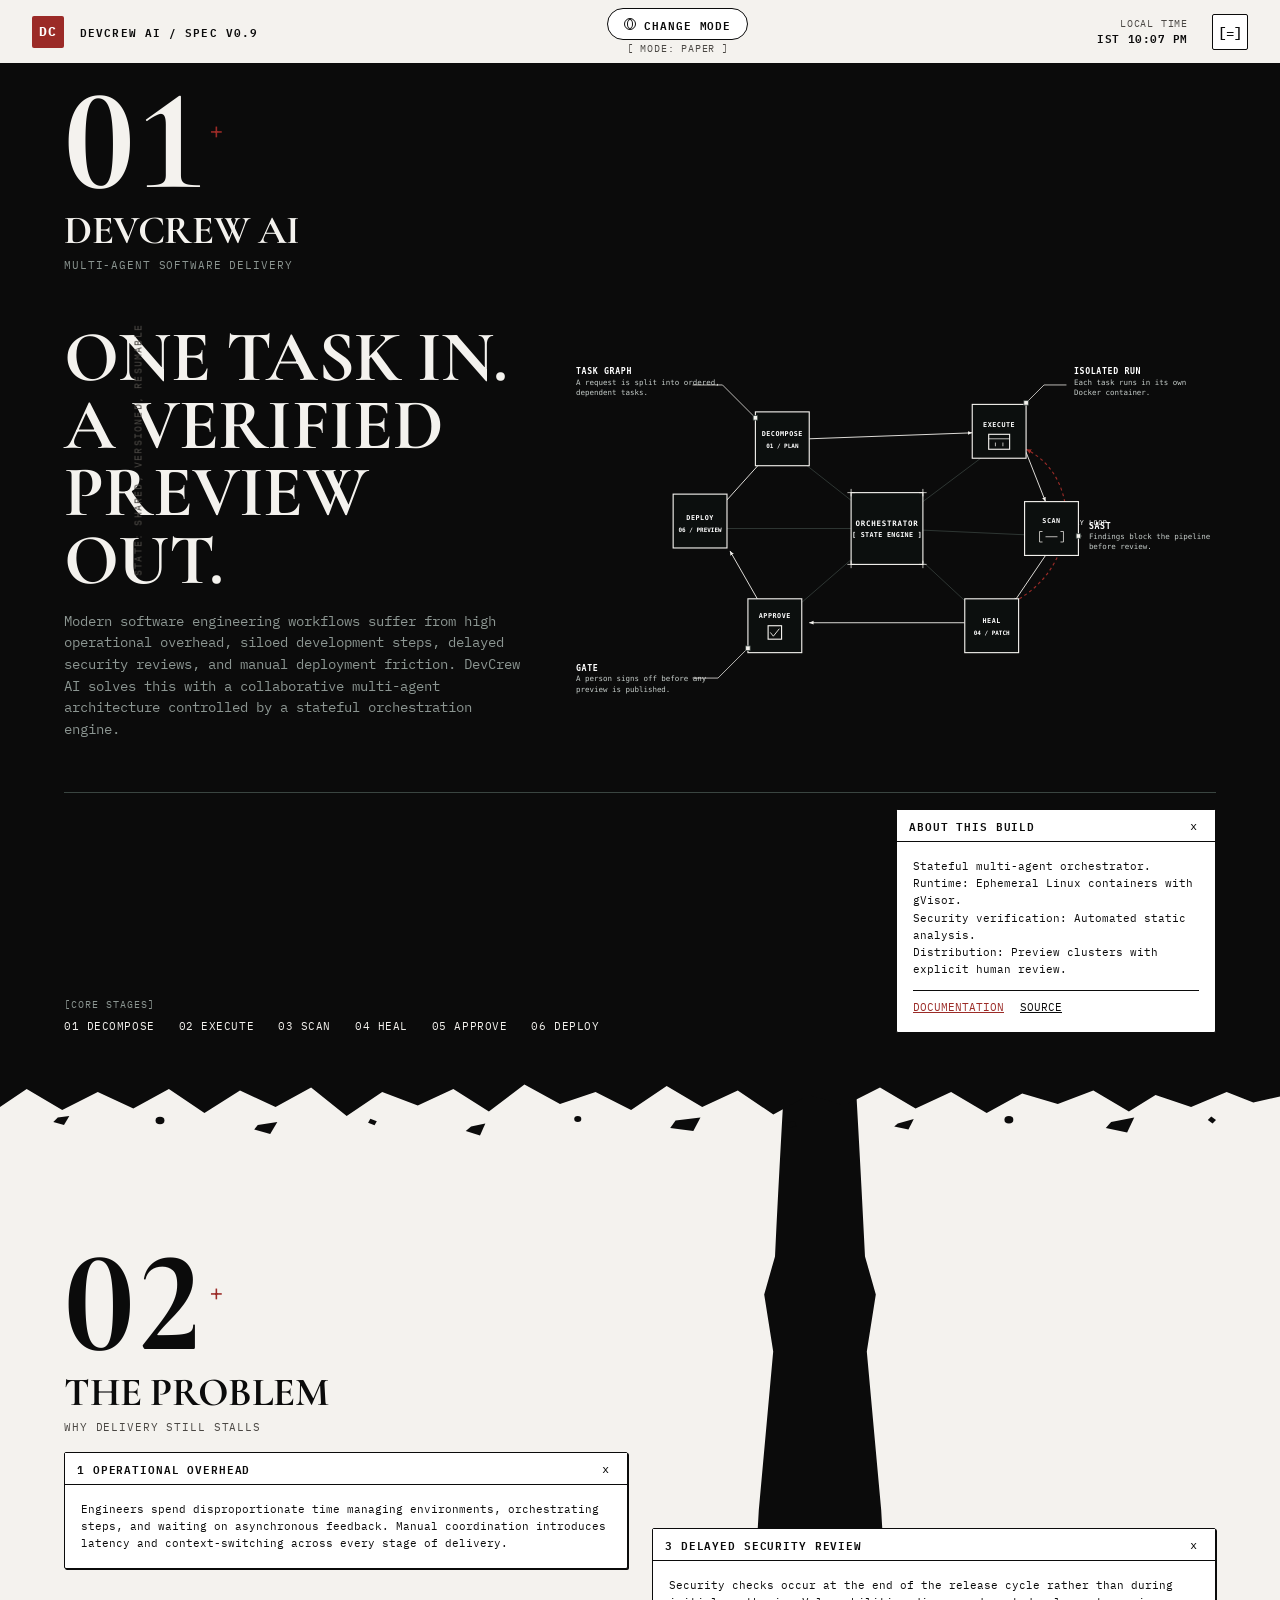
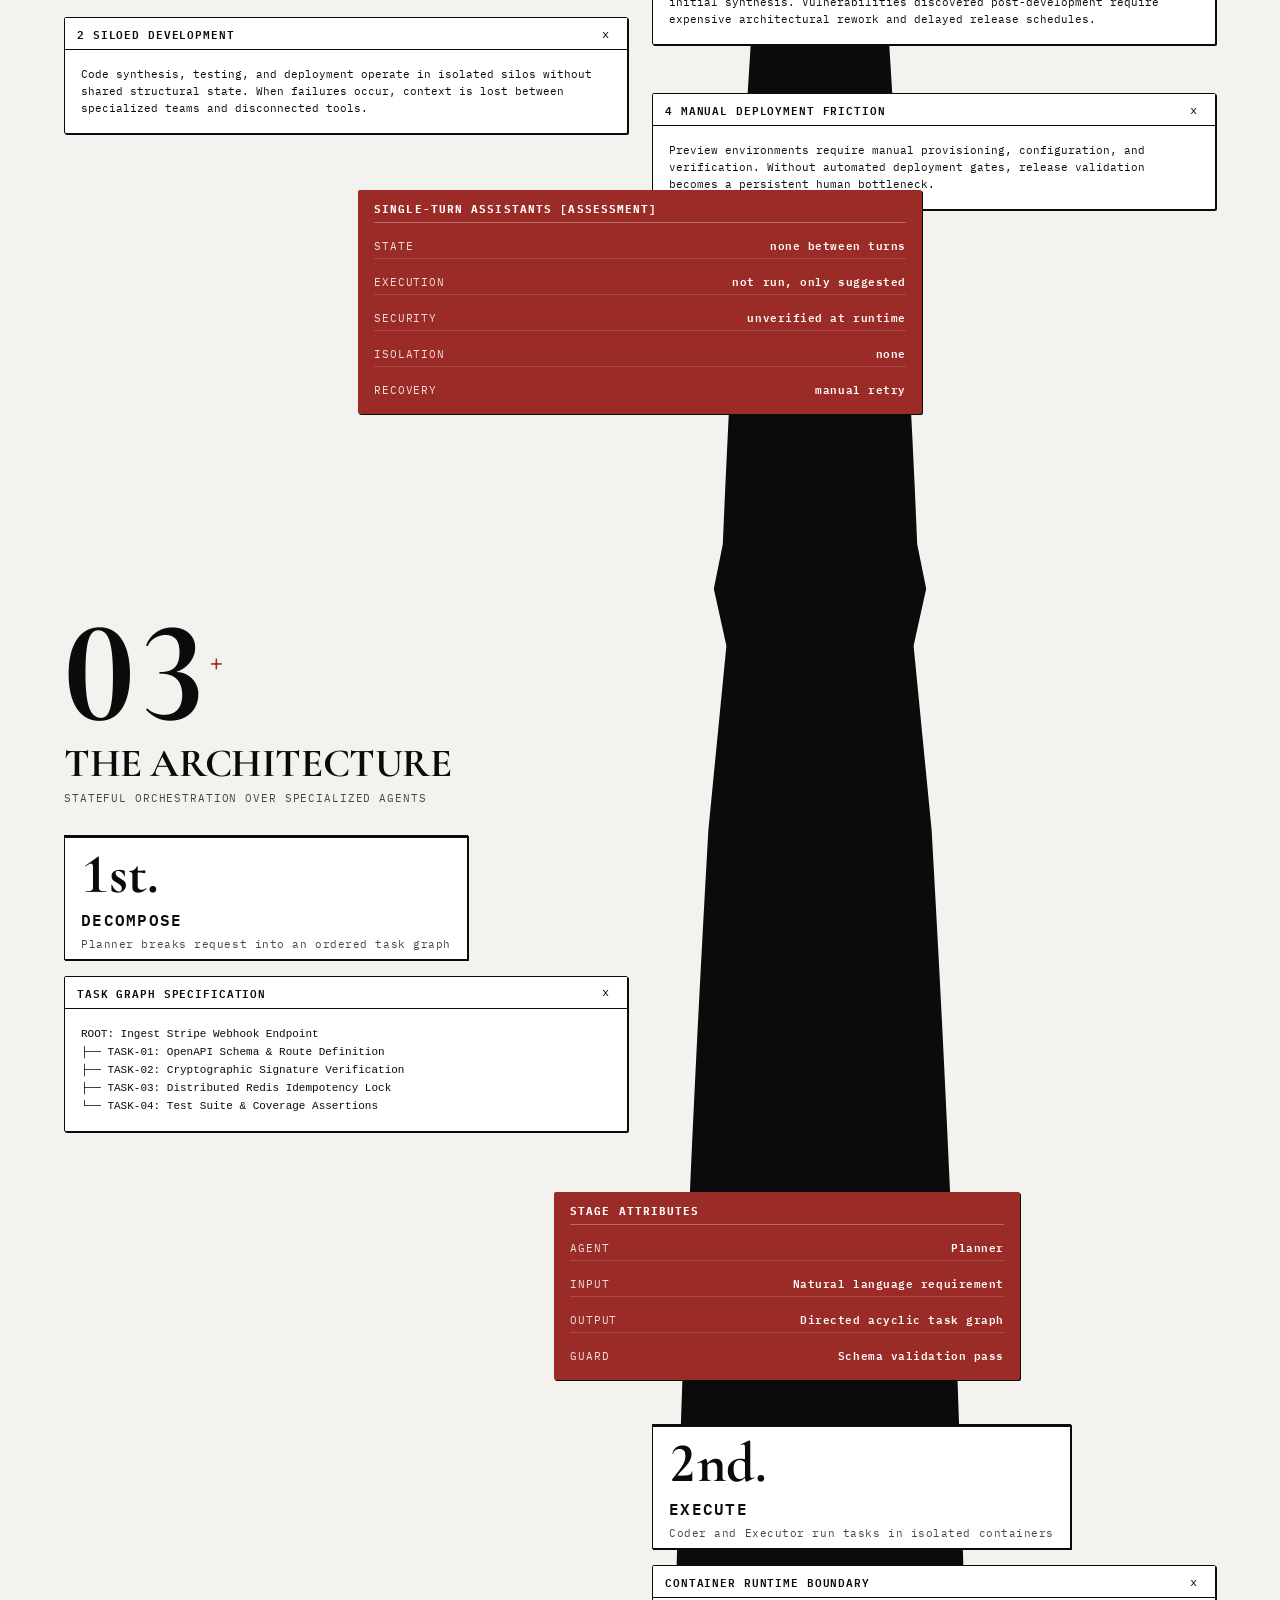
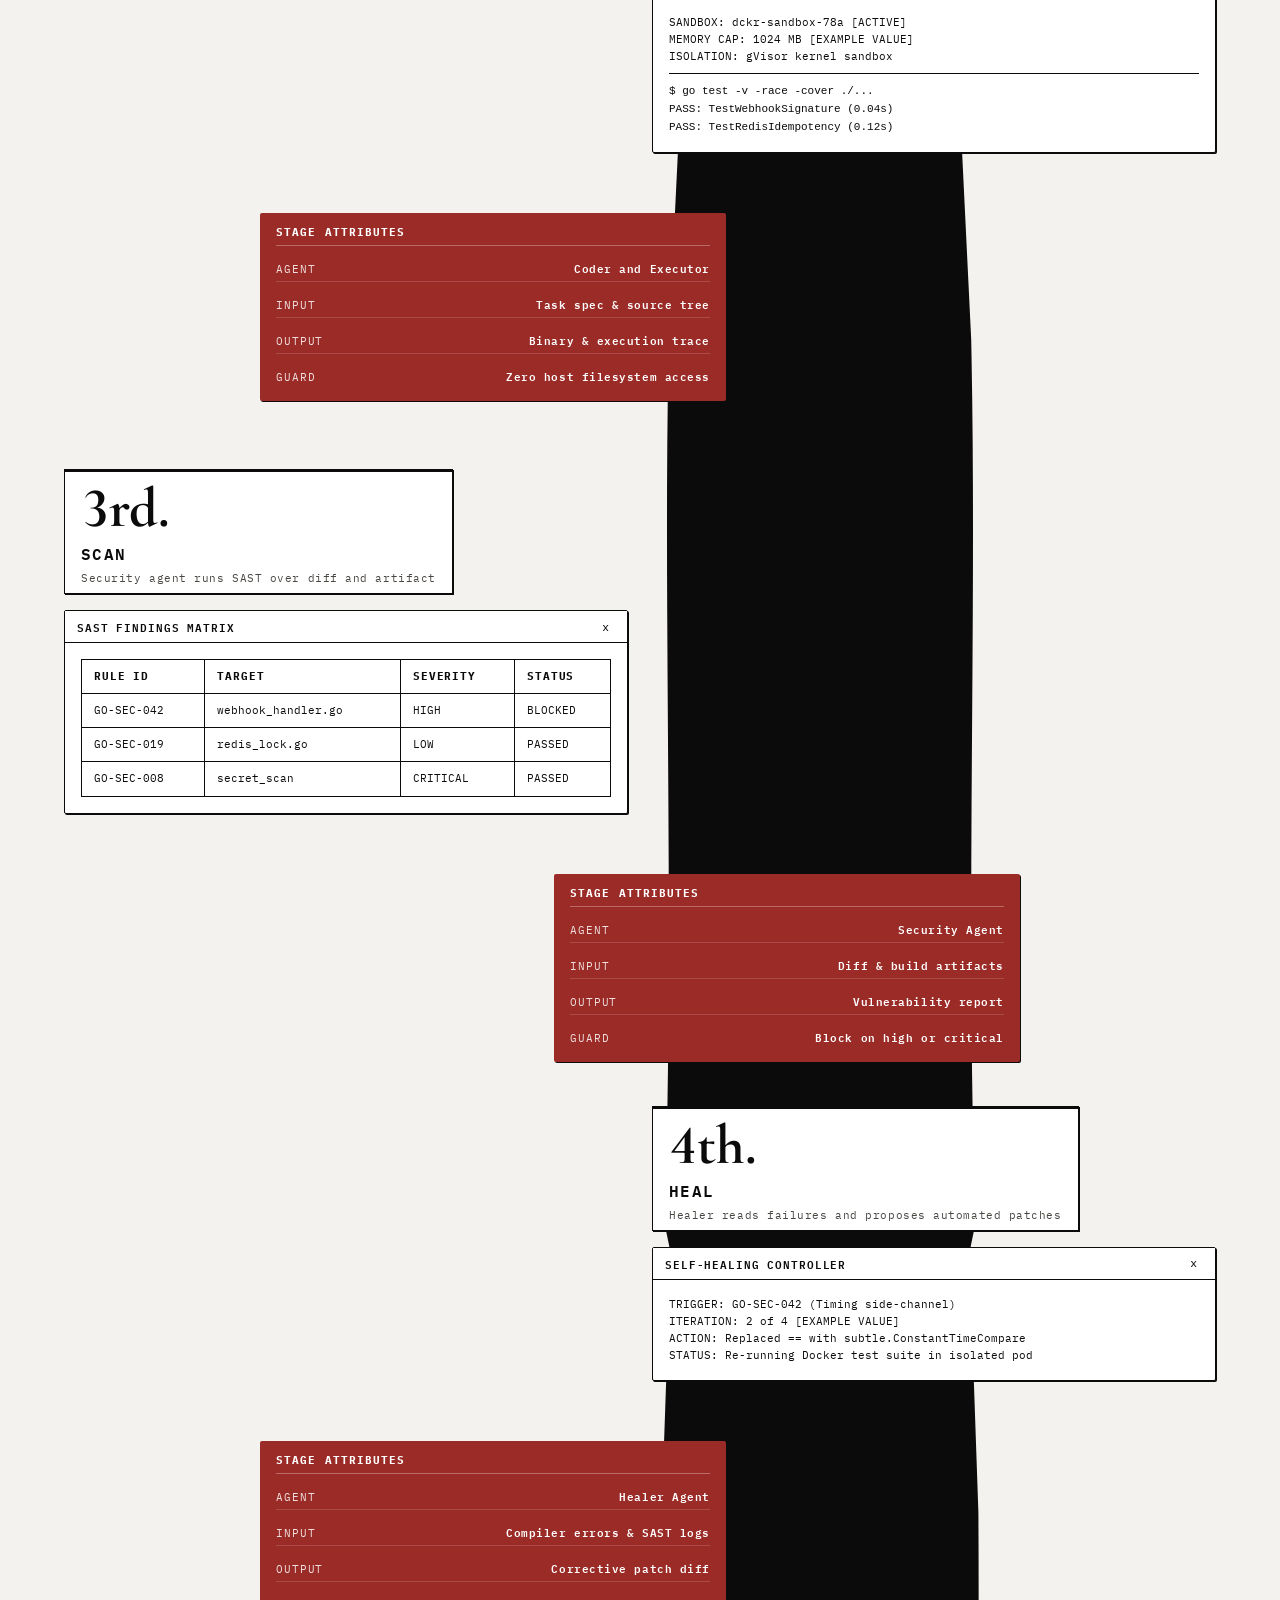
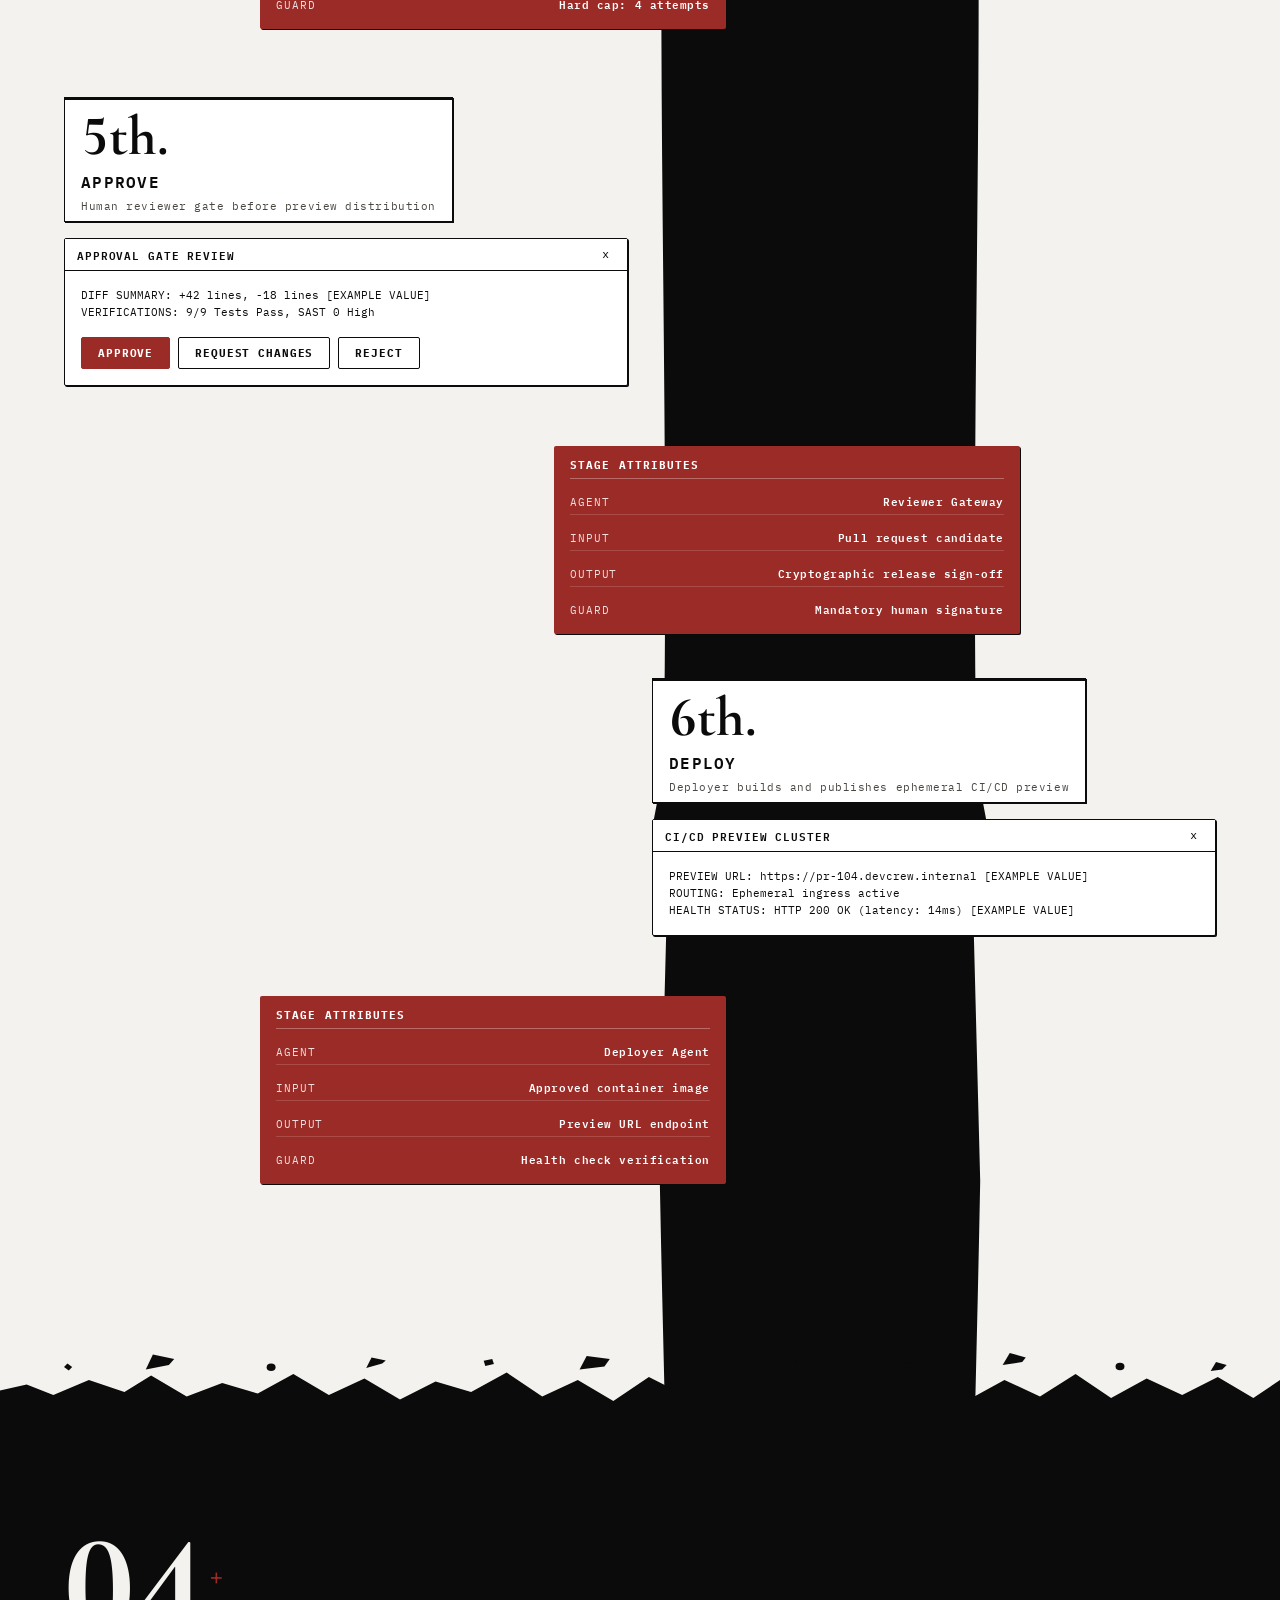
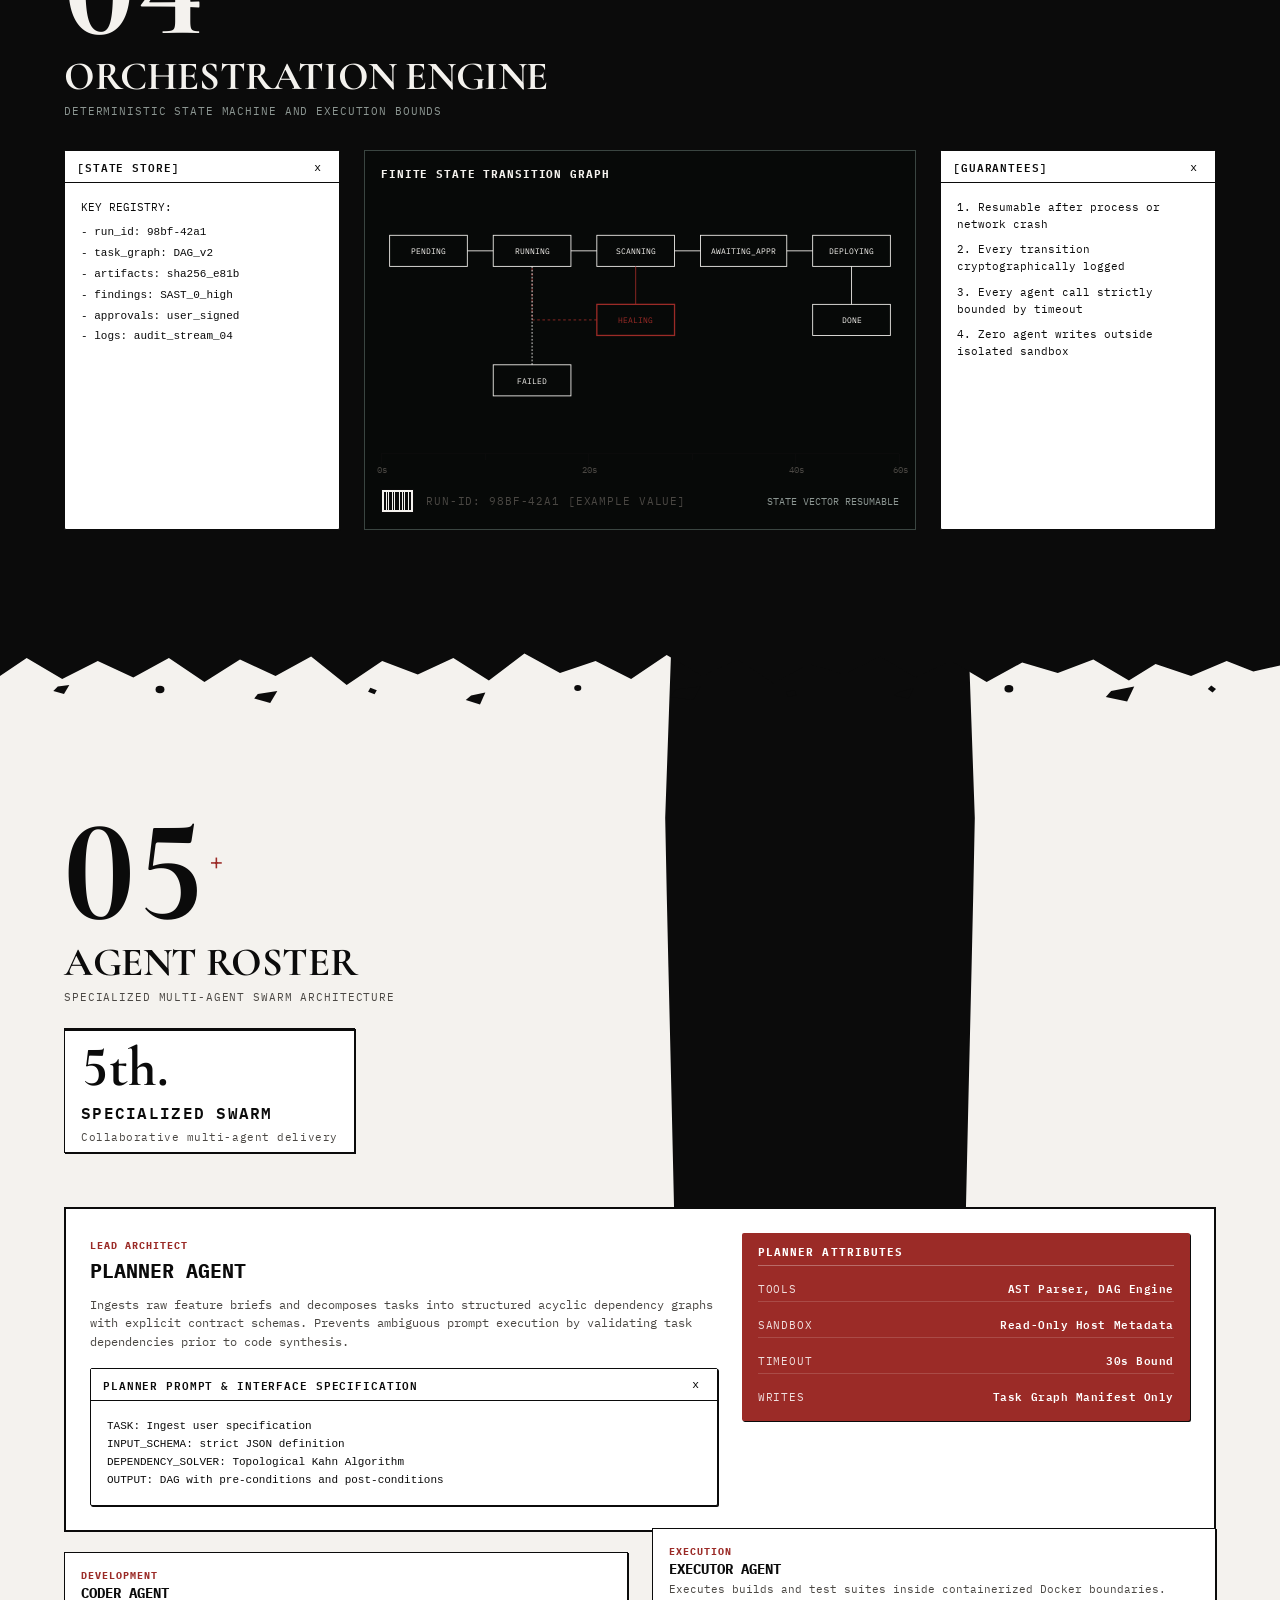
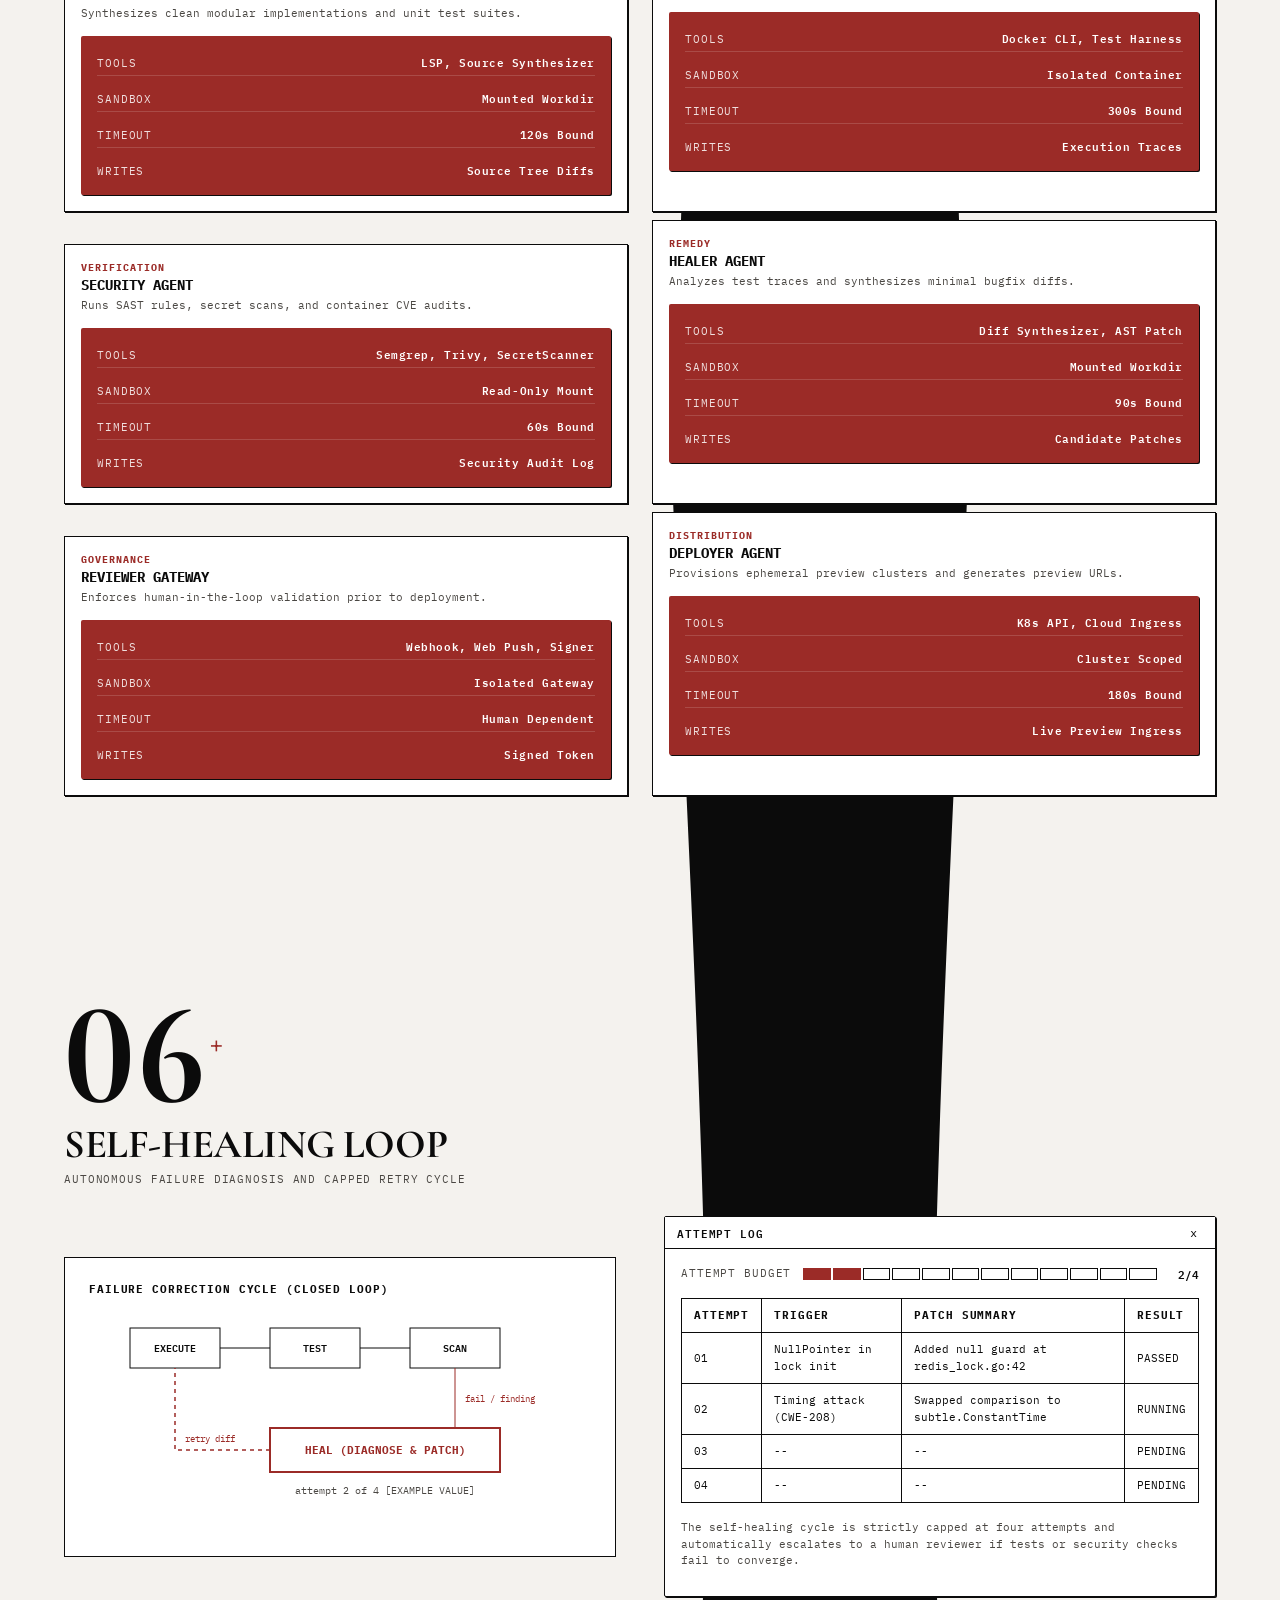
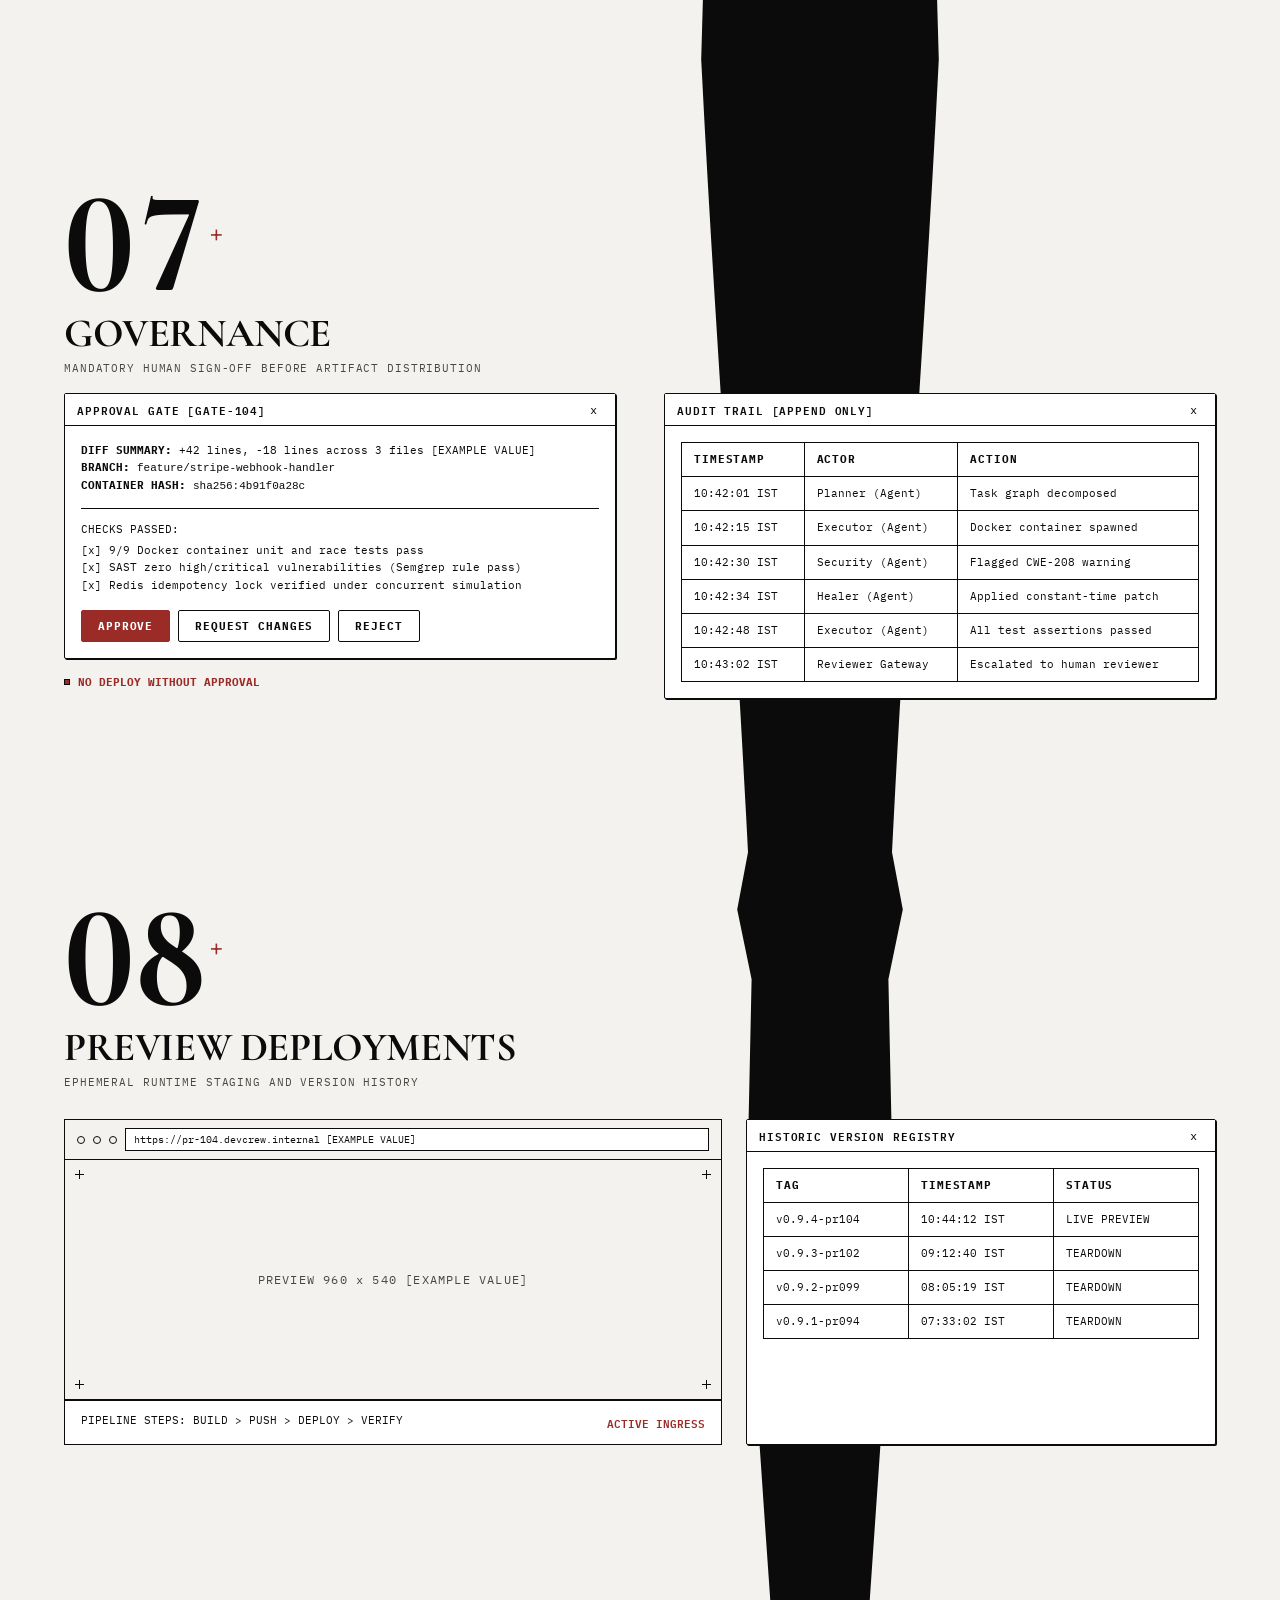
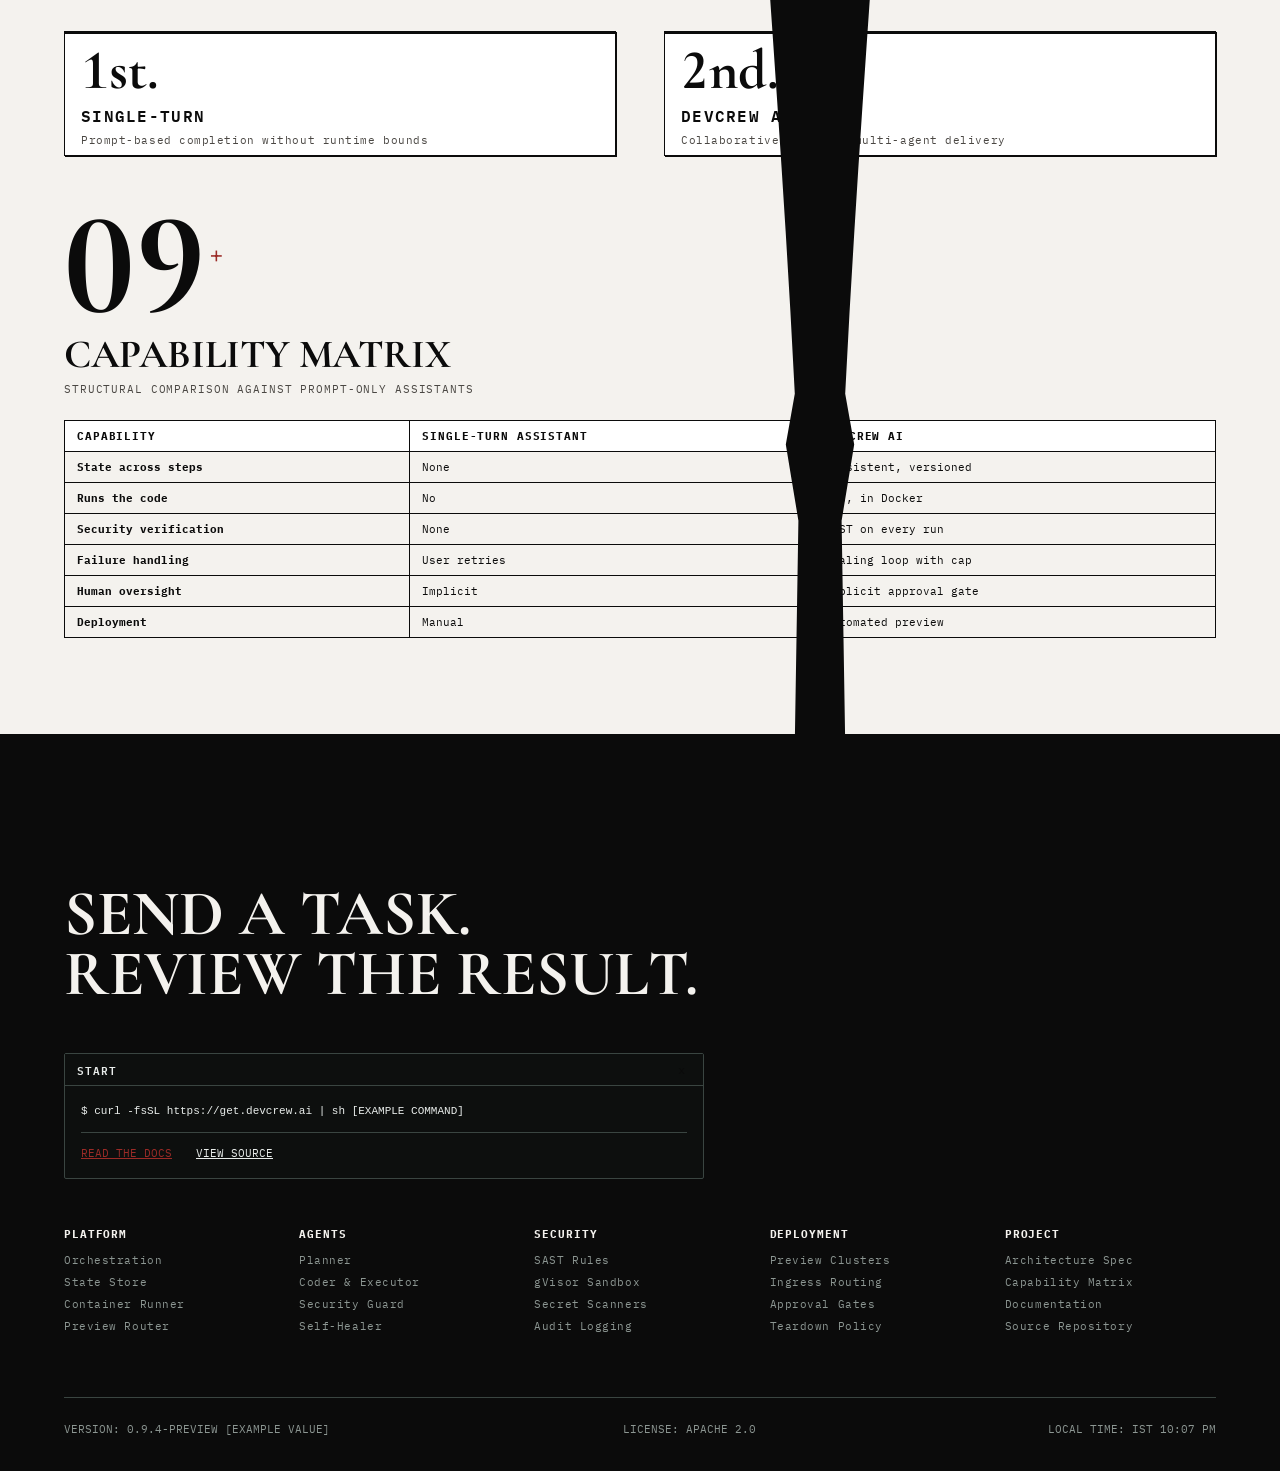
<file: index.html>
<!DOCTYPE html>
<html lang="en" data-theme="paper">
<head>
  <meta charset="UTF-8">
  <meta name="viewport" content="width=device-width, initial-scale=1.0">
  <title>DevCrew AI - Multi-Agent Software Delivery Wireframe</title>
  <link rel="stylesheet" href="styles/tokens.css">
  <link rel="stylesheet" href="styles/components.css">
  <link rel="stylesheet" href="styles/layout.css">
  <script src="scripts/mode.js"></script>
</head>
<body>

  <!-- Navigation Panel Overlay -->
  <aside id="nav-panel" class="nav-panel" aria-label="Section directory" role="dialog">
    <div class="nav-panel-header">
      <span class="frame-title">INDEX DIRECTORY</span>
      <button id="nav-close-btn" class="frame-close-btn" aria-label="Close directory">x</button>
    </div>
    <ul class="nav-list">
      <li><a href="#section-hero"><span class="nav-list-num">01</span><span>DEVCREW AI</span></a></li>
      <li><a href="#section-problem"><span class="nav-list-num">02</span><span>THE PROBLEM</span></a></li>
      <li><a href="#section-architecture"><span class="nav-list-num">03</span><span>THE ARCHITECTURE</span></a></li>
      <li><a href="#section-orchestration"><span class="nav-list-num">04</span><span>ORCHESTRATION ENGINE</span></a></li>
      <li><a href="#section-agents"><span class="nav-list-num">05</span><span>AGENT ROSTER</span></a></li>
      <li><a href="#section-self-healing"><span class="nav-list-num">06</span><span>SELF-HEALING LOOP</span></a></li>
      <li><a href="#section-governance"><span class="nav-list-num">07</span><span>GOVERNANCE</span></a></li>
      <li><a href="#section-preview"><span class="nav-list-num">08</span><span>PREVIEW DEPLOYMENTS</span></a></li>
      <li><a href="#section-comparison"><span class="nav-list-num">09</span><span>CAPABILITY MATRIX</span></a></li>
    </ul>
  </aside>

  <!-- 6.0 TopBar (Fixed 64px) -->
  <header class="topbar">
    <div class="topbar-left">
      <a href="#section-hero" class="logo-block" aria-label="DevCrew AI Home">DC</a>
      <span class="brand-label">DEVCREW AI / SPEC v0.9</span>
    </div>

    <div class="topbar-center">
      <button id="mode-switch-btn" class="mode-switch-btn" aria-label="Cycle theme mode">
        <span class="globe-glyph" aria-hidden="true"></span>
        <span>CHANGE MODE</span>
      </button>
      <span id="current-mode-label" class="mode-status-label">[ MODE: PAPER ]</span>
    </div>

    <div class="topbar-right">
      <div class="local-time-block">
        <div class="time-label">LOCAL TIME</div>
        <div id="local-time-display" class="time-val">IST 00:12 AM</div>
      </div>
      <button id="nav-toggle-btn" class="hamburger-btn" aria-label="Open directory" aria-expanded="false">[=]</button>
    </div>
  </header>

  <!-- Page Container -->
  <div class="page-container">

    <!-- 6.1 Hero (Section 01, Full Viewport, Near-Black) -->
    <section id="section-hero" class="section-hero">
      <div>
        <div class="index-numeral-block">
          <div class="index-numeral">01<span class="index-plus">+</span></div>
          <h2 class="index-title">DEVCREW AI</h2>
          <p class="index-subtitle">Multi-agent software delivery</p>
        </div>

        <div class="hero-main-grid">
          <div>
            <h1 class="hero-headline">
              ONE TASK IN.<br>
              A VERIFIED PREVIEW OUT.
            </h1>
            <p class="hero-support-text">
              Modern software engineering workflows suffer from high operational overhead, siloed development steps, delayed security reviews, and manual deployment friction. DevCrew AI solves this with a collaborative multi-agent architecture controlled by a stateful orchestration engine.
            </p>
          </div>

          <!-- Central PipelineGraph Hero Object with 4 Callouts -->
          <div class="hero-graph-viewport">
            <img src="assets/pipeline-graph.svg" alt="DevCrew AI Multi-Agent Pipeline Graph" width="880" height="500" class="full-svg">
          </div>
        </div>
      </div>

      <!-- Hero Bottom Bar -->
      <div class="hero-bottom-bar">
        <div class="core-stages-list">
          <span class="core-stages-title">[CORE STAGES]</span>
          <div class="core-stages-rows">
            <span>01 DECOMPOSE</span>
            <span>02 EXECUTE</span>
            <span>03 SCAN</span>
            <span>04 HEAL</span>
            <span>05 APPROVE</span>
            <span>06 DEPLOY</span>
          </div>
        </div>

        <div class="frame hero-about-frame">
          <div class="frame-header">
            <span class="frame-title">ABOUT THIS BUILD</span>
            <button class="frame-close-btn" aria-label="Toggle frame">x</button>
          </div>
          <div class="frame-body">
            Stateful multi-agent orchestrator.<br>
            Runtime: Ephemeral Linux containers with gVisor.<br>
            Security verification: Automated static analysis.<br>
            Distribution: Preview clusters with explicit human review.<br>
            <div class="hero-about-links">
              <a href="#section-architecture" class="link-accent">DOCUMENTATION</a>
              <a href="#section-preview" class="link-subtle">SOURCE</a>
            </div>
          </div>
        </div>
      </div>
    </section>

    <!-- Torn Edge Boundary into Paper Area -->
    <div class="torn-edge-container" aria-hidden="true">
      <img src="assets/torn-edge.svg" alt="" width="1440" height="90" class="full-svg">
    </div>

    <!-- Central Ink Spine running through Sections 02 to 08 -->
    <div id="ink-spine-element" class="ink-spine-container" aria-hidden="true">
      <img src="assets/ink-spine.svg" alt="" width="400" height="4000" class="full-svg">
    </div>

    <!-- 6.2 Problem (Section 02, Paper Area, Staggered) -->
    <section id="section-problem" class="section-wrapper section-problem">
      <div class="index-numeral-block">
        <div class="index-numeral">02<span class="index-plus">+</span></div>
        <h2 class="index-title">THE PROBLEM</h2>
        <p class="index-subtitle">Why delivery still stalls</p>
      </div>

      <div class="problem-stagger-grid">
        <!-- Left Stagger Column -->
        <div class="col-left-stagger stagger-scroll">
          <!-- Problem Item 1 -->
          <div class="frame">
            <div class="frame-header">
              <span class="frame-title">1 OPERATIONAL OVERHEAD</span>
              <button class="frame-close-btn" aria-label="Toggle frame">x</button>
            </div>
            <div class="frame-body">
              Engineers spend disproportionate time managing environments, orchestrating steps, and waiting on asynchronous feedback. Manual coordination introduces latency and context-switching across every stage of delivery.
            </div>
          </div>

          <!-- Problem Item 2 -->
          <div class="frame">
            <div class="frame-header">
              <span class="frame-title">2 SILOED DEVELOPMENT</span>
              <button class="frame-close-btn" aria-label="Toggle frame">x</button>
            </div>
            <div class="frame-body">
              Code synthesis, testing, and deployment operate in isolated silos without shared structural state. When failures occur, context is lost between specialized teams and disconnected tools.
            </div>
          </div>
        </div>

        <!-- Right Stagger Column -->
        <div class="col-right-stagger stagger-scroll">
          <!-- Problem Item 3 -->
          <div class="frame">
            <div class="frame-header">
              <span class="frame-title">3 DELAYED SECURITY REVIEW</span>
              <button class="frame-close-btn" aria-label="Toggle frame">x</button>
            </div>
            <div class="frame-body">
              Security checks occur at the end of the release cycle rather than during initial synthesis. Vulnerabilities discovered post-development require expensive architectural rework and delayed release schedules.
            </div>
          </div>

          <!-- Problem Item 4 -->
          <div class="frame">
            <div class="frame-header">
              <span class="frame-title">4 MANUAL DEPLOYMENT FRICTION</span>
              <button class="frame-close-btn" aria-label="Toggle frame">x</button>
            </div>
            <div class="frame-body">
              Preview environments require manual provisioning, configuration, and verification. Without automated deployment gates, release validation becomes a persistent human bottleneck.
            </div>
          </div>
        </div>

        <!-- Overlapping AttributePanel (Single-Turn Assistants) -->
        <div class="problem-overlap-panel stagger-scroll">
          <div class="attribute-panel">
            <h3 class="attribute-panel-title">SINGLE-TURN ASSISTANTS [ASSESSMENT]</h3>
            <div class="attribute-row">
              <span class="attr-key">STATE</span>
              <span class="attr-val">none between turns</span>
            </div>
            <div class="attribute-row">
              <span class="attr-key">EXECUTION</span>
              <span class="attr-val">not run, only suggested</span>
            </div>
            <div class="attribute-row">
              <span class="attr-key">SECURITY</span>
              <span class="attr-val">unverified at runtime</span>
            </div>
            <div class="attribute-row">
              <span class="attr-key">ISOLATION</span>
              <span class="attr-val">none</span>
            </div>
            <div class="attribute-row">
              <span class="attr-key">RECOVERY</span>
              <span class="attr-val">manual retry</span>
            </div>
          </div>
        </div>
      </div>
    </section>

    <!-- 6.3 Architecture (Section 03, Sequence over Spine) -->
    <section id="section-architecture" class="section-wrapper section-architecture">
      <!-- Persistent vertical micro-label along the left edge -->
      <div class="edge-label-vertical" aria-hidden="true">
        STATE: SHARED, VERSIONED, RESUMABLE
      </div>

      <div class="index-numeral-block">
        <div class="index-numeral">03<span class="index-plus">+</span></div>
        <h2 class="index-title">THE ARCHITECTURE</h2>
        <p class="index-subtitle">Stateful orchestration over specialized agents</p>
      </div>

      <!-- Stage 1: DECOMPOSE (Left) -->
      <div class="arch-stage-row stage-left stagger-scroll">
        <div class="arch-primary">
          <div class="ordinal-label-block">
            <span class="ordinal-numeral">1st.</span>
            <h3 class="ordinal-title">DECOMPOSE</h3>
            <p class="ordinal-caption">Planner breaks request into an ordered task graph</p>
          </div>
          <div class="frame">
            <div class="frame-header">
              <span class="frame-title">TASK GRAPH SPECIFICATION</span>
              <button class="frame-close-btn" aria-label="Toggle frame">x</button>
            </div>
            <div class="frame-body">
              <code>ROOT: Ingest Stripe Webhook Endpoint</code><br>
              <code>├── TASK-01: OpenAPI Schema & Route Definition</code><br>
              <code>├── TASK-02: Cryptographic Signature Verification</code><br>
              <code>├── TASK-03: Distributed Redis Idempotency Lock</code><br>
              <code>└── TASK-04: Test Suite & Coverage Assertions</code>
            </div>
          </div>
        </div>
        <div class="arch-secondary">
          <div class="attribute-panel">
            <h4 class="attribute-panel-title">STAGE ATTRIBUTES</h4>
            <div class="attribute-row"><span class="attr-key">AGENT</span><span class="attr-val">Planner</span></div>
            <div class="attribute-row"><span class="attr-key">INPUT</span><span class="attr-val">Natural language requirement</span></div>
            <div class="attribute-row"><span class="attr-key">OUTPUT</span><span class="attr-val">Directed acyclic task graph</span></div>
            <div class="attribute-row"><span class="attr-key">GUARD</span><span class="attr-val">Schema validation pass</span></div>
          </div>
        </div>
      </div>

      <!-- Stage 2: EXECUTE (Right) -->
      <div class="arch-stage-row stage-right stagger-scroll">
        <div class="arch-primary">
          <div class="ordinal-label-block">
            <span class="ordinal-numeral">2nd.</span>
            <h3 class="ordinal-title">EXECUTE</h3>
            <p class="ordinal-caption">Coder and Executor run tasks in isolated containers</p>
          </div>
          <div class="frame">
            <div class="frame-header">
              <span class="frame-title">CONTAINER RUNTIME BOUNDARY</span>
              <button class="frame-close-btn" aria-label="Toggle frame">x</button>
            </div>
            <div class="frame-body">
              <div>SANDBOX: dckr-sandbox-78a [ACTIVE]</div>
              <div>MEMORY CAP: 1024 MB [EXAMPLE VALUE]</div>
              <div>ISOLATION: gVisor kernel sandbox</div>
              <div class="code-block-divider">
                <code>$ go test -v -race -cover ./...</code><br>
                <code>PASS: TestWebhookSignature (0.04s)</code><br>
                <code>PASS: TestRedisIdempotency (0.12s)</code>
              </div>
            </div>
          </div>
        </div>
        <div class="arch-secondary">
          <div class="attribute-panel">
            <h4 class="attribute-panel-title">STAGE ATTRIBUTES</h4>
            <div class="attribute-row"><span class="attr-key">AGENT</span><span class="attr-val">Coder and Executor</span></div>
            <div class="attribute-row"><span class="attr-key">INPUT</span><span class="attr-val">Task spec & source tree</span></div>
            <div class="attribute-row"><span class="attr-key">OUTPUT</span><span class="attr-val">Binary & execution trace</span></div>
            <div class="attribute-row"><span class="attr-key">GUARD</span><span class="attr-val">Zero host filesystem access</span></div>
          </div>
        </div>
      </div>

      <!-- Stage 3: SCAN (Left) -->
      <div class="arch-stage-row stage-left stagger-scroll">
        <div class="arch-primary">
          <div class="ordinal-label-block">
            <span class="ordinal-numeral">3rd.</span>
            <h3 class="ordinal-title">SCAN</h3>
            <p class="ordinal-caption">Security agent runs SAST over diff and artifact</p>
          </div>
          <div class="frame">
            <div class="frame-header">
              <span class="frame-title">SAST FINDINGS MATRIX</span>
              <button class="frame-close-btn" aria-label="Toggle frame">x</button>
            </div>
            <div class="frame-body">
              <table class="data-table">
                <thead>
                  <tr><th>RULE ID</th><th>TARGET</th><th>SEVERITY</th><th>STATUS</th></tr>
                </thead>
                <tbody>
                  <tr><td>GO-SEC-042</td><td>webhook_handler.go</td><td>HIGH</td><td>BLOCKED</td></tr>
                  <tr><td>GO-SEC-019</td><td>redis_lock.go</td><td>LOW</td><td>PASSED</td></tr>
                  <tr><td>GO-SEC-008</td><td>secret_scan</td><td>CRITICAL</td><td>PASSED</td></tr>
                </tbody>
              </table>
            </div>
          </div>
        </div>
        <div class="arch-secondary">
          <div class="attribute-panel">
            <h4 class="attribute-panel-title">STAGE ATTRIBUTES</h4>
            <div class="attribute-row"><span class="attr-key">AGENT</span><span class="attr-val">Security Agent</span></div>
            <div class="attribute-row"><span class="attr-key">INPUT</span><span class="attr-val">Diff & build artifacts</span></div>
            <div class="attribute-row"><span class="attr-key">OUTPUT</span><span class="attr-val">Vulnerability report</span></div>
            <div class="attribute-row"><span class="attr-key">GUARD</span><span class="attr-val">Block on high or critical</span></div>
          </div>
        </div>
      </div>

      <!-- Stage 4: HEAL (Right) -->
      <div class="arch-stage-row stage-right stagger-scroll">
        <div class="arch-primary">
          <div class="ordinal-label-block">
            <span class="ordinal-numeral">4th.</span>
            <h3 class="ordinal-title">HEAL</h3>
            <p class="ordinal-caption">Healer reads failures and proposes automated patches</p>
          </div>
          <div class="frame">
            <div class="frame-header">
              <span class="frame-title">SELF-HEALING CONTROLLER</span>
              <button class="frame-close-btn" aria-label="Toggle frame">x</button>
            </div>
            <div class="frame-body">
              <div>TRIGGER: GO-SEC-042 (Timing side-channel)</div>
              <div>ITERATION: 2 of 4 [EXAMPLE VALUE]</div>
              <div>ACTION: Replaced == with subtle.ConstantTimeCompare</div>
              <div>STATUS: Re-running Docker test suite in isolated pod</div>
            </div>
          </div>
        </div>
        <div class="arch-secondary">
          <div class="attribute-panel">
            <h4 class="attribute-panel-title">STAGE ATTRIBUTES</h4>
            <div class="attribute-row"><span class="attr-key">AGENT</span><span class="attr-val">Healer Agent</span></div>
            <div class="attribute-row"><span class="attr-key">INPUT</span><span class="attr-val">Compiler errors & SAST logs</span></div>
            <div class="attribute-row"><span class="attr-key">OUTPUT</span><span class="attr-val">Corrective patch diff</span></div>
            <div class="attribute-row"><span class="attr-key">GUARD</span><span class="attr-val">Hard cap: 4 attempts</span></div>
          </div>
        </div>
      </div>

      <!-- Stage 5: APPROVE (Left) -->
      <div class="arch-stage-row stage-left stagger-scroll">
        <div class="arch-primary">
          <div class="ordinal-label-block">
            <span class="ordinal-numeral">5th.</span>
            <h3 class="ordinal-title">APPROVE</h3>
            <p class="ordinal-caption">Human reviewer gate before preview distribution</p>
          </div>
          <div class="frame">
            <div class="frame-header">
              <span class="frame-title">APPROVAL GATE REVIEW</span>
              <button class="frame-close-btn" aria-label="Toggle frame">x</button>
            </div>
            <div class="frame-body">
              <div>DIFF SUMMARY: +42 lines, -18 lines [EXAMPLE VALUE]</div>
              <div>VERIFICATIONS: 9/9 Tests Pass, SAST 0 High</div>
              <div class="gate-button-group">
                <button class="btn-square btn-approve">APPROVE</button>
                <button class="btn-square btn-secondary">REQUEST CHANGES</button>
                <button class="btn-square btn-secondary">REJECT</button>
              </div>
            </div>
          </div>
        </div>
        <div class="arch-secondary">
          <div class="attribute-panel">
            <h4 class="attribute-panel-title">STAGE ATTRIBUTES</h4>
            <div class="attribute-row"><span class="attr-key">AGENT</span><span class="attr-val">Reviewer Gateway</span></div>
            <div class="attribute-row"><span class="attr-key">INPUT</span><span class="attr-val">Pull request candidate</span></div>
            <div class="attribute-row"><span class="attr-key">OUTPUT</span><span class="attr-val">Cryptographic release sign-off</span></div>
            <div class="attribute-row"><span class="attr-key">GUARD</span><span class="attr-val">Mandatory human signature</span></div>
          </div>
        </div>
      </div>

      <!-- Stage 6: DEPLOY (Right) -->
      <div class="arch-stage-row stage-right stagger-scroll">
        <div class="arch-primary">
          <div class="ordinal-label-block">
            <span class="ordinal-numeral">6th.</span>
            <h3 class="ordinal-title">DEPLOY</h3>
            <p class="ordinal-caption">Deployer builds and publishes ephemeral CI/CD preview</p>
          </div>
          <div class="frame">
            <div class="frame-header">
              <span class="frame-title">CI/CD PREVIEW CLUSTER</span>
              <button class="frame-close-btn" aria-label="Toggle frame">x</button>
            </div>
            <div class="frame-body">
              <div>PREVIEW URL: https://pr-104.devcrew.internal [EXAMPLE VALUE]</div>
              <div>ROUTING: Ephemeral ingress active</div>
              <div>HEALTH STATUS: HTTP 200 OK (latency: 14ms) [EXAMPLE VALUE]</div>
            </div>
          </div>
        </div>
        <div class="arch-secondary">
          <div class="attribute-panel">
            <h4 class="attribute-panel-title">STAGE ATTRIBUTES</h4>
            <div class="attribute-row"><span class="attr-key">AGENT</span><span class="attr-val">Deployer Agent</span></div>
            <div class="attribute-row"><span class="attr-key">INPUT</span><span class="attr-val">Approved container image</span></div>
            <div class="attribute-row"><span class="attr-key">OUTPUT</span><span class="attr-val">Preview URL endpoint</span></div>
            <div class="attribute-row"><span class="attr-key">GUARD</span><span class="attr-val">Health check verification</span></div>
          </div>
        </div>
      </div>
    </section>

    <!-- Torn Edge Boundary into Orchestration Dark Band -->
    <div class="torn-edge-container torn-edge-inverted" aria-hidden="true">
      <img src="assets/torn-edge.svg" alt="" width="1440" height="90" class="full-svg">
    </div>

    <!-- 6.4 Orchestration Engine (Section 04, Dark Band) -->
    <section id="section-orchestration" class="section-wrapper section-orchestrator-band">
      <div class="index-numeral-block">
        <div class="index-numeral">04<span class="index-plus">+</span></div>
        <h2 class="index-title">ORCHESTRATION ENGINE</h2>
        <p class="index-subtitle">Deterministic state machine and execution bounds</p>
      </div>

      <div class="orchestrator-grid">
        <!-- Left: State Store -->
        <div class="frame">
          <div class="frame-header">
            <span class="frame-title">[STATE STORE]</span>
            <button class="frame-close-btn" aria-label="Toggle frame">x</button>
          </div>
          <div class="frame-body">
            <div>KEY REGISTRY:</div>
            <div class="state-store-keys">
              <code>- run_id: 98bf-42a1</code><br>
              <code>- task_graph: DAG_v2</code><br>
              <code>- artifacts: sha256_e81b</code><br>
              <code>- findings: SAST_0_high</code><br>
              <code>- approvals: user_signed</code><br>
              <code>- logs: audit_stream_04</code>
            </div>
          </div>
        </div>

        <!-- Center: State Machine Diagram -->
        <div class="state-machine-box">
          <div class="graph-header-title">
            FINITE STATE TRANSITION GRAPH
          </div>
          <svg viewBox="0 0 600 240" width="100%" height="240" fill="none" stroke="currentColor" aria-label="State machine transition diagram" role="img">
            <title>Finite State Machine Diagram</title>
            <desc>Linear state transitions: Pending, Running, Scanning, Healing, Awaiting Approval, Deploying, Done, with branches to Failed state.</desc>
            <!-- States -->
            <rect x="10" y="30" width="90" height="36" stroke="currentColor" stroke-width="1" />
            <text x="55" y="52" fill="currentColor" stroke="none" font-family="var(--font-mono)" font-size="9" text-anchor="middle">PENDING</text>

            <line x1="100" y1="48" x2="130" y2="48" stroke="currentColor" stroke-width="1" />

            <rect x="130" y="30" width="90" height="36" stroke="currentColor" stroke-width="1" />
            <text x="175" y="52" fill="currentColor" stroke="none" font-family="var(--font-mono)" font-size="9" text-anchor="middle">RUNNING</text>

            <line x1="220" y1="48" x2="250" y2="48" stroke="currentColor" stroke-width="1" />

            <rect x="250" y="30" width="90" height="36" stroke="currentColor" stroke-width="1" />
            <text x="295" y="52" fill="currentColor" stroke="none" font-family="var(--font-mono)" font-size="9" text-anchor="middle">SCANNING</text>

            <line x1="340" y1="48" x2="370" y2="48" stroke="currentColor" stroke-width="1" />

            <rect x="370" y="30" width="100" height="36" stroke="currentColor" stroke-width="1" />
            <text x="420" y="52" fill="currentColor" stroke="none" font-family="var(--font-mono)" font-size="9" text-anchor="middle">AWAITING_APPR</text>

            <line x1="470" y1="48" x2="500" y2="48" stroke="currentColor" stroke-width="1" />

            <rect x="500" y="30" width="90" height="36" stroke="currentColor" stroke-width="1" />
            <text x="545" y="52" fill="currentColor" stroke="none" font-family="var(--font-mono)" font-size="9" text-anchor="middle">DEPLOYING</text>

            <!-- Healing Loop -->
            <rect x="250" y="110" width="90" height="36" stroke="var(--accent)" stroke-width="1.5" />
            <text x="295" y="132" fill="var(--accent)" stroke="none" font-family="var(--font-mono)" font-size="9" text-anchor="middle">HEALING</text>

            <path d="M 295 66 L 295 110" stroke="var(--accent)" stroke-width="1" />
            <path d="M 250 128 L 175 128 L 175 66" stroke="var(--accent)" stroke-width="1" stroke-dasharray="3 3" />

            <!-- Done & Failed -->
            <rect x="500" y="110" width="90" height="36" stroke="currentColor" stroke-width="1" />
            <text x="545" y="132" fill="currentColor" stroke="none" font-family="var(--font-mono)" font-size="9" text-anchor="middle">DONE</text>
            <path d="M 545 66 L 545 110" stroke="currentColor" stroke-width="1" />

            <rect x="130" y="180" width="90" height="36" stroke="currentColor" stroke-width="1" />
            <text x="175" y="202" fill="currentColor" stroke="none" font-family="var(--font-mono)" font-size="9" text-anchor="middle">FAILED</text>
            <path d="M 175 66 L 175 180" stroke="currentColor" stroke-width="1" stroke-dasharray="2 2" />
          </svg>

          <!-- TickScale & Barcode -->
          <div class="tick-scale">
            <span class="tick-mark major tick-pos-0"><span class="tick-label">0s</span></span>
            <span class="tick-mark tick-pos-20"></span>
            <span class="tick-mark major tick-pos-40"><span class="tick-label">20s</span></span>
            <span class="tick-mark tick-pos-60"></span>
            <span class="tick-mark major tick-pos-80"><span class="tick-label">40s</span></span>
            <span class="tick-mark major tick-pos-100"><span class="tick-label">60s</span></span>
          </div>

          <div class="barcode-meta-row">
            <div class="barcode-block">
              <div class="barcode-strip" aria-hidden="true">
                <span class="barcode-bar bar-w-2"></span>
                <span class="barcode-bar bar-w-1"></span>
                <span class="barcode-bar bar-w-3"></span>
                <span class="barcode-bar bar-w-1"></span>
                <span class="barcode-bar bar-w-4"></span>
                <span class="barcode-bar bar-w-2"></span>
                <span class="barcode-bar bar-w-1"></span>
                <span class="barcode-bar bar-w-3"></span>
                <span class="barcode-bar bar-w-2"></span>
              </div>
              <span class="barcode-id">RUN-ID: 98BF-42A1 [EXAMPLE VALUE]</span>
            </div>
            <span class="resumable-meta-tag">STATE VECTOR RESUMABLE</span>
          </div>
        </div>

        <!-- Right: Guarantees List -->
        <div class="frame">
          <div class="frame-header">
            <span class="frame-title">[GUARANTEES]</span>
            <button class="frame-close-btn" aria-label="Toggle frame">x</button>
          </div>
          <div class="frame-body">
            <div class="stack-gap-8">
              <div>1. Resumable after process or network crash</div>
              <div>2. Every transition cryptographically logged</div>
              <div>3. Every agent call strictly bounded by timeout</div>
              <div>4. Zero agent writes outside isolated sandbox</div>
            </div>
          </div>
        </div>
      </div>
    </section>

    <!-- Torn Edge Boundary returning from Orchestration Dark Band to Paper -->
    <div class="torn-edge-container torn-edge-normal" aria-hidden="true">
      <img src="assets/torn-edge.svg" alt="" width="1440" height="90" class="full-svg">
    </div>

    <!-- 6.5 Agent Roster (Section 05) -->
    <section id="section-agents" class="section-wrapper section-agents">
      <div class="index-numeral-block">
        <div class="index-numeral">05<span class="index-plus">+</span></div>
        <h2 class="index-title">AGENT ROSTER</h2>
        <p class="index-subtitle">Specialized multi-agent swarm architecture</p>
      </div>

      <div class="ordinal-label-block">
        <span class="ordinal-numeral">5th.</span>
        <h3 class="ordinal-title">SPECIALIZED SWARM</h3>
        <p class="ordinal-caption">Collaborative multi-agent delivery</p>
      </div>

      <div class="agent-strip">
        <!-- Lead Feature Card: Planner -->
        <div class="agent-lead-card stagger-scroll">
          <div>
            <span class="agent-cat-tag">LEAD ARCHITECT</span>
            <h3 class="agent-title-lead">PLANNER AGENT</h3>
            <p class="agent-desc-lead">
              Ingests raw feature briefs and decomposes tasks into structured acyclic dependency graphs with explicit contract schemas. Prevents ambiguous prompt execution by validating task dependencies prior to code synthesis.
            </p>
            <div class="frame">
              <div class="frame-header">
                <span class="frame-title">PLANNER PROMPT & INTERFACE SPECIFICATION</span>
                <button class="frame-close-btn" aria-label="Toggle frame">x</button>
              </div>
              <div class="frame-body">
                <code>TASK: Ingest user specification</code><br>
                <code>INPUT_SCHEMA: strict JSON definition</code><br>
                <code>DEPENDENCY_SOLVER: Topological Kahn Algorithm</code><br>
                <code>OUTPUT: DAG with pre-conditions and post-conditions</code>
              </div>
            </div>
          </div>

          <div>
            <div class="attribute-panel">
              <h4 class="attribute-panel-title">PLANNER ATTRIBUTES</h4>
              <div class="attribute-row"><span class="attr-key">TOOLS</span><span class="attr-val">AST Parser, DAG Engine</span></div>
              <div class="attribute-row"><span class="attr-key">SANDBOX</span><span class="attr-val">Read-Only Host Metadata</span></div>
              <div class="attribute-row"><span class="attr-key">TIMEOUT</span><span class="attr-val">30s Bound</span></div>
              <div class="attribute-row"><span class="attr-key">WRITES</span><span class="attr-val">Task Graph Manifest Only</span></div>
            </div>
          </div>
        </div>

        <!-- 6 Secondary Agent Cards (Staggered Cascade) -->
        <div class="agent-stagger-cascade stagger-scroll">
          <!-- 1. Coder (Left) -->
          <div class="agent-card agent-card-left">
            <div>
              <div class="agent-cat-tag">DEVELOPMENT</div>
              <h4 class="agent-title-sec">CODER AGENT</h4>
              <p class="agent-desc-sec">Synthesizes clean modular implementations and unit test suites.</p>
            </div>
            <div class="attribute-panel">
              <div class="attribute-row"><span class="attr-key">TOOLS</span><span class="attr-val">LSP, Source Synthesizer</span></div>
              <div class="attribute-row"><span class="attr-key">SANDBOX</span><span class="attr-val">Mounted Workdir</span></div>
              <div class="attribute-row"><span class="attr-key">TIMEOUT</span><span class="attr-val">120s Bound</span></div>
              <div class="attribute-row"><span class="attr-key">WRITES</span><span class="attr-val">Source Tree Diffs</span></div>
            </div>
          </div>

          <!-- 2. Executor (Right) -->
          <div class="agent-card agent-card-right">
            <div>
              <div class="agent-cat-tag">EXECUTION</div>
              <h4 class="agent-title-sec">EXECUTOR AGENT</h4>
              <p class="agent-desc-sec">Executes builds and test suites inside containerized Docker boundaries.</p>
            </div>
            <div class="attribute-panel">
              <div class="attribute-row"><span class="attr-key">TOOLS</span><span class="attr-val">Docker CLI, Test Harness</span></div>
              <div class="attribute-row"><span class="attr-key">SANDBOX</span><span class="attr-val">Isolated Container</span></div>
              <div class="attribute-row"><span class="attr-key">TIMEOUT</span><span class="attr-val">300s Bound</span></div>
              <div class="attribute-row"><span class="attr-key">WRITES</span><span class="attr-val">Execution Traces</span></div>
            </div>
          </div>

          <!-- 3. Security (Left) -->
          <div class="agent-card agent-card-left">
            <div>
              <div class="agent-cat-tag">VERIFICATION</div>
              <h4 class="agent-title-sec">SECURITY AGENT</h4>
              <p class="agent-desc-sec">Runs SAST rules, secret scans, and container CVE audits.</p>
            </div>
            <div class="attribute-panel">
              <div class="attribute-row"><span class="attr-key">TOOLS</span><span class="attr-val">Semgrep, Trivy, SecretScanner</span></div>
              <div class="attribute-row"><span class="attr-key">SANDBOX</span><span class="attr-val">Read-Only Mount</span></div>
              <div class="attribute-row"><span class="attr-key">TIMEOUT</span><span class="attr-val">60s Bound</span></div>
              <div class="attribute-row"><span class="attr-key">WRITES</span><span class="attr-val">Security Audit Log</span></div>
            </div>
          </div>

          <!-- 4. Healer (Right) -->
          <div class="agent-card agent-card-right">
            <div>
              <div class="agent-cat-tag">REMEDY</div>
              <h4 class="agent-title-sec">HEALER AGENT</h4>
              <p class="agent-desc-sec">Analyzes test traces and synthesizes minimal bugfix diffs.</p>
            </div>
            <div class="attribute-panel">
              <div class="attribute-row"><span class="attr-key">TOOLS</span><span class="attr-val">Diff Synthesizer, AST Patch</span></div>
              <div class="attribute-row"><span class="attr-key">SANDBOX</span><span class="attr-val">Mounted Workdir</span></div>
              <div class="attribute-row"><span class="attr-key">TIMEOUT</span><span class="attr-val">90s Bound</span></div>
              <div class="attribute-row"><span class="attr-key">WRITES</span><span class="attr-val">Candidate Patches</span></div>
            </div>
          </div>

          <!-- 5. Reviewer Gateway (Left) -->
          <div class="agent-card agent-card-left">
            <div>
              <div class="agent-cat-tag">GOVERNANCE</div>
              <h4 class="agent-title-sec">REVIEWER GATEWAY</h4>
              <p class="agent-desc-sec">Enforces human-in-the-loop validation prior to deployment.</p>
            </div>
            <div class="attribute-panel">
              <div class="attribute-row"><span class="attr-key">TOOLS</span><span class="attr-val">Webhook, Web Push, Signer</span></div>
              <div class="attribute-row"><span class="attr-key">SANDBOX</span><span class="attr-val">Isolated Gateway</span></div>
              <div class="attribute-row"><span class="attr-key">TIMEOUT</span><span class="attr-val">Human Dependent</span></div>
              <div class="attribute-row"><span class="attr-key">WRITES</span><span class="attr-val">Signed Token</span></div>
            </div>
          </div>

          <!-- 6. Deployer (Right) -->
          <div class="agent-card agent-card-right">
            <div>
              <div class="agent-cat-tag">DISTRIBUTION</div>
              <h4 class="agent-title-sec">DEPLOYER AGENT</h4>
              <p class="agent-desc-sec">Provisions ephemeral preview clusters and generates preview URLs.</p>
            </div>
            <div class="attribute-panel">
              <div class="attribute-row"><span class="attr-key">TOOLS</span><span class="attr-val">K8s API, Cloud Ingress</span></div>
              <div class="attribute-row"><span class="attr-key">SANDBOX</span><span class="attr-val">Cluster Scoped</span></div>
              <div class="attribute-row"><span class="attr-key">TIMEOUT</span><span class="attr-val">180s Bound</span></div>
              <div class="attribute-row"><span class="attr-key">WRITES</span><span class="attr-val">Live Preview Ingress</span></div>
            </div>
          </div>
        </div>
      </div>
    </section>

    <!-- 6.6 Self-Healing Loop (Section 06) -->
    <section id="section-self-healing" class="section-wrapper section-self-healing">
      <div class="index-numeral-block">
        <div class="index-numeral">06<span class="index-plus">+</span></div>
        <h2 class="index-title">SELF-HEALING LOOP</h2>
        <p class="index-subtitle">Autonomous failure diagnosis and capped retry cycle</p>
      </div>

      <div class="healing-grid stagger-scroll">
        <!-- Left: Closed Loop Diagram -->
        <div class="loop-diagram-container">
          <div class="graph-header-title">
            FAILURE CORRECTION CYCLE (CLOSED LOOP)
          </div>
          <svg viewBox="0 0 460 220" width="100%" height="220" fill="none" stroke="currentColor" aria-label="Self-healing cycle diagram" role="img">
            <title>Self-Healing Cycle Diagram</title>
            <desc>Linear execution flow from Execute to Test to Scan, with a return loop from Heal on failure.</desc>
            <!-- EXECUTE -->
            <rect x="20" y="20" width="90" height="40" stroke="currentColor" stroke-width="1" />
            <text x="65" y="44" fill="currentColor" stroke="none" font-family="var(--font-mono)" font-size="10" font-weight="600" text-anchor="middle">EXECUTE</text>

            <line x1="110" y1="40" x2="160" y2="40" stroke="currentColor" stroke-width="1" />

            <!-- TEST -->
            <rect x="160" y="20" width="90" height="40" stroke="currentColor" stroke-width="1" />
            <text x="205" y="44" fill="currentColor" stroke="none" font-family="var(--font-mono)" font-size="10" font-weight="600" text-anchor="middle">TEST</text>

            <line x1="250" y1="40" x2="300" y2="40" stroke="currentColor" stroke-width="1" />

            <!-- SCAN -->
            <rect x="300" y="20" width="90" height="40" stroke="currentColor" stroke-width="1" />
            <text x="345" y="44" fill="currentColor" stroke="none" font-family="var(--font-mono)" font-size="10" font-weight="600" text-anchor="middle">SCAN</text>

            <!-- Down to HEAL on failure -->
            <path d="M 345 60 L 345 120" stroke="var(--accent)" stroke-width="1" />
            <text x="355" y="94" fill="var(--accent)" stroke="none" font-family="var(--font-mono)" font-size="9">fail / finding</text>

            <!-- HEAL -->
            <rect x="160" y="120" width="230" height="44" stroke="var(--accent)" stroke-width="2" />
            <text x="275" y="146" fill="var(--accent)" stroke="none" font-family="var(--font-mono)" font-size="11" font-weight="700" text-anchor="middle">HEAL (DIAGNOSE & PATCH)</text>

            <!-- Return loop to EXECUTE -->
            <path d="M 160 142 L 65 142 L 65 60" stroke="var(--accent)" stroke-width="1.5" stroke-dasharray="4 4" />
            <text x="100" y="134" fill="var(--accent)" stroke="none" font-family="var(--font-mono)" font-size="9" text-anchor="middle">retry diff</text>

            <text x="275" y="186" fill="var(--ink-soft)" stroke="none" font-family="var(--font-mono)" font-size="10" text-anchor="middle">attempt 2 of 4 [EXAMPLE VALUE]</text>
          </svg>
        </div>

        <!-- Right: Attempt Log & Meter -->
        <div class="frame">
          <div class="frame-header">
            <span class="frame-title">ATTEMPT LOG</span>
            <button class="frame-close-btn" aria-label="Toggle frame">x</button>
          </div>
          <div class="frame-body">
            <div class="meter-row meter-mb-16">
              <span class="meter-label">ATTEMPT BUDGET</span>
              <div class="meter-bar" aria-hidden="true">
                <span class="meter-segment filled"></span>
                <span class="meter-segment filled"></span>
                <span class="meter-segment"></span>
                <span class="meter-segment"></span>
                <span class="meter-segment"></span>
                <span class="meter-segment"></span>
                <span class="meter-segment"></span>
                <span class="meter-segment"></span>
                <span class="meter-segment"></span>
                <span class="meter-segment"></span>
                <span class="meter-segment"></span>
                <span class="meter-segment"></span>
              </div>
              <span class="meter-val">2/4</span>
            </div>

            <table class="data-table">
              <thead>
                <tr><th>ATTEMPT</th><th>TRIGGER</th><th>PATCH SUMMARY</th><th>RESULT</th></tr>
              </thead>
              <tbody>
                <tr><td>01</td><td>NullPointer in lock init</td><td>Added null guard at redis_lock.go:42</td><td>PASSED</td></tr>
                <tr><td>02</td><td>Timing attack (CWE-208)</td><td>Swapped comparison to subtle.ConstantTime</td><td>RUNNING</td></tr>
                <tr><td>03</td><td>--</td><td>--</td><td>PENDING</td></tr>
                <tr><td>04</td><td>--</td><td>--</td><td>PENDING</td></tr>
              </tbody>
            </table>

            <p class="note-text">
              The self-healing cycle is strictly capped at four attempts and automatically escalates to a human reviewer if tests or security checks fail to converge.
            </p>
          </div>
        </div>
      </div>
    </section>

    <!-- 6.7 Governance (Section 07) -->
    <section id="section-governance" class="section-wrapper section-governance">
      <div class="index-numeral-block">
        <div class="index-numeral">07<span class="index-plus">+</span></div>
        <h2 class="index-title">GOVERNANCE</h2>
        <p class="index-subtitle">Mandatory human sign-off before artifact distribution</p>
      </div>

      <div class="governance-grid stagger-scroll">
        <!-- Left: Approval Gate Frame with Callout Overlay -->
        <div>
          <div class="frame">
            <div class="frame-header">
              <span class="frame-title">APPROVAL GATE [GATE-104]</span>
              <button class="frame-close-btn" aria-label="Toggle frame">x</button>
            </div>
            <div class="frame-body">
              <div class="audit-meta-block">
                <strong>DIFF SUMMARY:</strong> +42 lines, -18 lines across 3 files [EXAMPLE VALUE]<br>
                <strong>BRANCH:</strong> <code>feature/stripe-webhook-handler</code><br>
                <strong>CONTAINER HASH:</strong> <code>sha256:4b91f0a28c</code>
              </div>

              <div class="audit-checks-block">
                <div>CHECKS PASSED:</div>
                <div class="audit-checks-list">
                  [x] 9/9 Docker container unit and race tests pass<br>
                  [x] SAST zero high/critical vulnerabilities (Semgrep rule pass)<br>
                  [x] Redis idempotency lock verified under concurrent simulation
                </div>
              </div>

              <div class="gate-button-group">
                <button class="btn-square btn-approve">APPROVE</button>
                <button class="btn-square btn-secondary">REQUEST CHANGES</button>
                <button class="btn-square btn-secondary">REJECT</button>
              </div>
            </div>
          </div>

          <!-- Callout overlay -->
          <div class="callout-overlay-badge">
            <span class="callout-node"></span> NO DEPLOY WITHOUT APPROVAL
          </div>
        </div>

        <!-- Right: Audit Trail Frame -->
        <div class="frame">
          <div class="frame-header">
            <span class="frame-title">AUDIT TRAIL [APPEND ONLY]</span>
            <button class="frame-close-btn" aria-label="Toggle frame">x</button>
          </div>
          <div class="frame-body">
            <table class="data-table">
              <thead>
                <tr><th>TIMESTAMP</th><th>ACTOR</th><th>ACTION</th></tr>
              </thead>
              <tbody>
                <tr><td>10:42:01 IST</td><td>Planner (Agent)</td><td>Task graph decomposed</td></tr>
                <tr><td>10:42:15 IST</td><td>Executor (Agent)</td><td>Docker container spawned</td></tr>
                <tr><td>10:42:30 IST</td><td>Security (Agent)</td><td>Flagged CWE-208 warning</td></tr>
                <tr><td>10:42:34 IST</td><td>Healer (Agent)</td><td>Applied constant-time patch</td></tr>
                <tr><td>10:42:48 IST</td><td>Executor (Agent)</td><td>All test assertions passed</td></tr>
                <tr><td>10:43:02 IST</td><td>Reviewer Gateway</td><td>Escalated to human reviewer</td></tr>
              </tbody>
            </table>
          </div>
        </div>
      </div>
    </section>

    <!-- 6.8 Preview Deployments (Section 08) -->
    <section id="section-preview" class="section-wrapper section-preview">
      <div class="index-numeral-block">
        <div class="index-numeral">08<span class="index-plus">+</span></div>
        <h2 class="index-title">PREVIEW DEPLOYMENTS</h2>
        <p class="index-subtitle">Ephemeral runtime staging and version history</p>
      </div>

      <div class="preview-grid stagger-scroll">
        <!-- Browser Preview Mockup -->
        <div class="browser-mockup">
          <div class="browser-bar">
            <span class="browser-dot"></span>
            <span class="browser-dot"></span>
            <span class="browser-dot"></span>
            <div class="browser-url">https://pr-104.devcrew.internal [EXAMPLE VALUE]</div>
          </div>
          <div class="preview-placeholder">
            <div class="crosshair crosshair-tl"></div>
            <div class="crosshair crosshair-tr"></div>
            <div class="crosshair crosshair-bl"></div>
            <div class="crosshair crosshair-br"></div>
            <span>PREVIEW 960 x 540 [EXAMPLE VALUE]</span>
          </div>
          <div class="browser-status-bar">
            <span>PIPELINE STEPS: BUILD &gt; PUSH &gt; DEPLOY &gt; VERIFY</span>
            <span class="status-accent">ACTIVE INGRESS</span>
          </div>
        </div>

        <!-- Historic Versions Frame -->
        <div class="frame">
          <div class="frame-header">
            <span class="frame-title">HISTORIC VERSION REGISTRY</span>
            <button class="frame-close-btn" aria-label="Toggle frame">x</button>
          </div>
          <div class="frame-body">
            <table class="data-table">
              <thead>
                <tr><th>TAG</th><th>TIMESTAMP</th><th>STATUS</th></tr>
              </thead>
              <tbody>
                <tr><td>v0.9.4-pr104</td><td>10:44:12 IST</td><td>LIVE PREVIEW</td></tr>
                <tr><td>v0.9.3-pr102</td><td>09:12:40 IST</td><td>TEARDOWN</td></tr>
                <tr><td>v0.9.2-pr099</td><td>08:05:19 IST</td><td>TEARDOWN</td></tr>
                <tr><td>v0.9.1-pr094</td><td>07:33:02 IST</td><td>TEARDOWN</td></tr>
              </tbody>
            </table>
          </div>
        </div>
      </div>
    </section>

    <!-- 6.9 Comparison (Section 09) -->
    <section id="section-comparison" class="section-wrapper section-comparison">
      <div class="comparison-header">
        <div class="ordinal-label-block flex-1">
          <span class="ordinal-numeral">1st.</span>
          <h3 class="ordinal-title">SINGLE-TURN</h3>
          <p class="ordinal-caption">Prompt-based completion without runtime bounds</p>
        </div>
        <div class="ordinal-label-block flex-1">
          <span class="ordinal-numeral">2nd.</span>
          <h3 class="ordinal-title">DEVCREW AI</h3>
          <p class="ordinal-caption">Collaborative stateful multi-agent delivery</p>
        </div>
      </div>

      <div class="index-numeral-block">
        <div class="index-numeral">09<span class="index-plus">+</span></div>
        <h2 class="index-title">CAPABILITY MATRIX</h2>
        <p class="index-subtitle">Structural comparison against prompt-only assistants</p>
      </div>

      <table class="data-table table-mt-24">
        <thead>
          <tr>
            <th class="th-w-30">CAPABILITY</th>
            <th class="th-w-35">SINGLE-TURN ASSISTANT</th>
            <th class="th-w-35">DEVCREW AI</th>
          </tr>
        </thead>
        <tbody>
          <tr>
            <td><strong>State across steps</strong></td>
            <td>None</td>
            <td>Persistent, versioned</td>
          </tr>
          <tr>
            <td><strong>Runs the code</strong></td>
            <td>No</td>
            <td>Yes, in Docker</td>
          </tr>
          <tr>
            <td><strong>Security verification</strong></td>
            <td>None</td>
            <td>SAST on every run</td>
          </tr>
          <tr>
            <td><strong>Failure handling</strong></td>
            <td>User retries</td>
            <td>Healing loop with cap</td>
          </tr>
          <tr>
            <td><strong>Human oversight</strong></td>
            <td>Implicit</td>
            <td>Explicit approval gate</td>
          </tr>
          <tr>
            <td><strong>Deployment</strong></td>
            <td>Manual</td>
            <td>Automated preview</td>
          </tr>
        </tbody>
      </table>
    </section>

    <!-- 6.10 Footer (Dark) -->
    <footer class="footer-dark">
      <h2 class="footer-closing-headline">
        SEND A TASK.<br>
        REVIEW THE RESULT.
      </h2>

      <div class="frame footer-start-frame">
        <div class="frame-header">
          <span class="frame-title">START</span>
          <button class="frame-close-btn" aria-label="Toggle frame">x</button>
        </div>
        <div class="frame-body">
          <div class="footer-cmd">
            <code>$ curl -fsSL https://get.devcrew.ai | sh [EXAMPLE COMMAND]</code>
          </div>
          <div class="footer-actions">
            <a href="#section-hero" class="link-accent">READ THE DOCS</a>
            <a href="#section-preview" class="link-light">VIEW SOURCE</a>
          </div>
        </div>
      </div>

      <!-- Footer Columns (5 groups of 4 links) -->
      <div class="footer-columns">
        <div>
          <div class="footer-col-title">PLATFORM</div>
          <ul class="footer-link-list">
            <li><a href="#section-orchestration">Orchestration</a></li>
            <li><a href="#section-architecture">State Store</a></li>
            <li><a href="#section-self-healing">Container Runner</a></li>
            <li><a href="#section-preview">Preview Router</a></li>
          </ul>
        </div>

        <div>
          <div class="footer-col-title">AGENTS</div>
          <ul class="footer-link-list">
            <li><a href="#section-agents">Planner</a></li>
            <li><a href="#section-agents">Coder & Executor</a></li>
            <li><a href="#section-agents">Security Guard</a></li>
            <li><a href="#section-agents">Self-Healer</a></li>
          </ul>
        </div>

        <div>
          <div class="footer-col-title">SECURITY</div>
          <ul class="footer-link-list">
            <li><a href="#section-architecture">SAST Rules</a></li>
            <li><a href="#section-architecture">gVisor Sandbox</a></li>
            <li><a href="#section-governance">Secret Scanners</a></li>
            <li><a href="#section-governance">Audit Logging</a></li>
          </ul>
        </div>

        <div>
          <div class="footer-col-title">DEPLOYMENT</div>
          <ul class="footer-link-list">
            <li><a href="#section-preview">Preview Clusters</a></li>
            <li><a href="#section-preview">Ingress Routing</a></li>
            <li><a href="#section-governance">Approval Gates</a></li>
            <li><a href="#section-preview">Teardown Policy</a></li>
          </ul>
        </div>

        <div>
          <div class="footer-col-title">PROJECT</div>
          <ul class="footer-link-list">
            <li><a href="#section-hero">Architecture Spec</a></li>
            <li><a href="#section-comparison">Capability Matrix</a></li>
            <li><a href="#section-hero">Documentation</a></li>
            <li><a href="#section-hero">Source Repository</a></li>
          </ul>
        </div>
      </div>

      <!-- Bottom Metadata Row -->
      <div class="footer-meta-row">
        <span>VERSION: 0.9.4-PREVIEW [EXAMPLE VALUE]</span>
        <span>LICENSE: APACHE 2.0</span>
        <span>LOCAL TIME: <span id="footer-time-display">IST 00:12 AM</span></span>
      </div>
    </footer>

  </div>

</body>
</html>
</file>
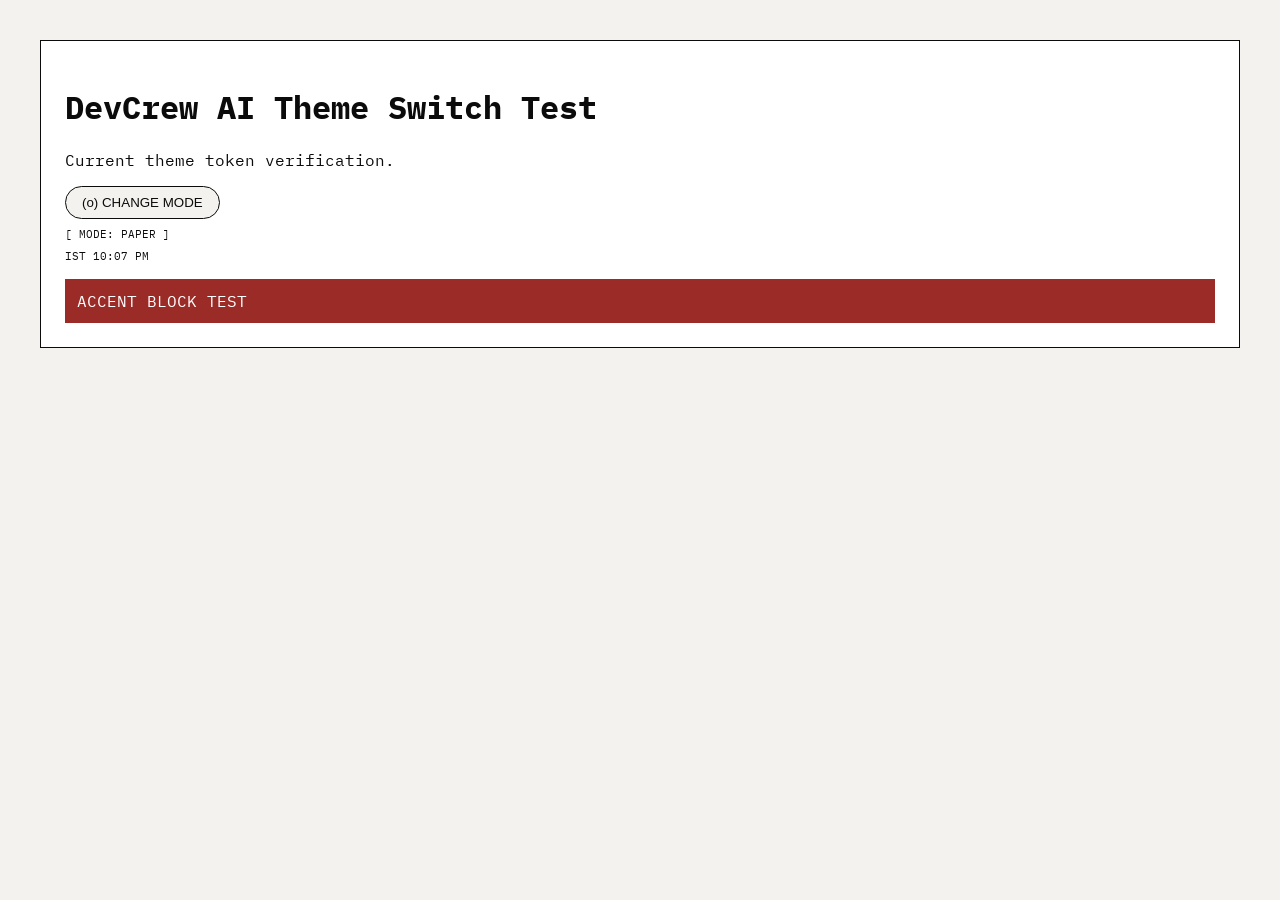
<file: test-theme.html>
<!DOCTYPE html>
<html lang="en" data-theme="paper">
<head>
  <meta charset="UTF-8">
  <meta name="viewport" content="width=device-width, initial-scale=1.0">
  <title>Theme Test - DevCrew AI</title>
  <link rel="stylesheet" href="styles/tokens.css">
  <script src="scripts/mode.js"></script>
  <style>
    body {
      padding: 40px;
      font-family: var(--font-mono);
    }
    .test-box {
      border: 1px solid var(--rule);
      padding: 24px;
      background: var(--panel);
      color: var(--ink);
    }
    .accent-box {
      background: var(--accent);
      color: var(--accent-ink);
      padding: 12px;
      margin-top: 16px;
    }
    .pill {
      border-radius: 9999px;
      border: 1px solid var(--rule);
      padding: 8px 16px;
      background: var(--bg);
      color: var(--ink);
      cursor: pointer;
    }
  </style>
</head>
<body>
  <div class="test-box">
    <h1>DevCrew AI Theme Switch Test</h1>
    <p>Current theme token verification.</p>
    <button id="mode-switch-btn" class="pill">
      <span>(o) CHANGE MODE</span>
    </button>
    <div id="current-mode-label" style="font-size: 11px; margin-top: 8px;">[ MODE: PAPER ]</div>
    <div id="local-time-display" style="font-size: 11px; margin-top: 8px;">LOCAL TIME</div>
    <div class="accent-box">ACCENT BLOCK TEST</div>
  </div>
</body>
</html>
</file>
<file: styles/tokens.css>
@import url('https://fonts.googleapis.com/css2?family=Cormorant+Garamond:ital,wght@0,400;0,600;0,700;1,400&family=IBM+Plex+Mono:wght@400;500;600&family=Space+Grotesk:wght@500;700&display=swap');

:root,
[data-theme="paper"] {
  --bg: #F4F2EE;
  --bg-inverse: #0B0B0B;
  --ink: #0B0B0B;
  --ink-soft: #4A4743;
  --rule: #0B0B0B;
  --accent: #9B2B27;
  --accent-ink: #FFFFFF;
  --panel: #FFFFFF;

  --hero-bg: #0B0B0B;
  --hero-ink: #F4F2EE;
  --hero-ink-soft: #8C9692;
  --hero-rule: #3A4541;

  --font-serif: "Cormorant Garamond", "Playfair Display", Georgia, serif;
  --font-grotesk: "Space Grotesk", "Syne", -apple-system, BlinkMacSystemFont, "Segoe UI", sans-serif;
  --font-mono: "IBM Plex Mono", "JetBrains Mono", Consolas, monospace;

  --headline-font: var(--font-serif);
  --theme-name: "PAPER";
}

[data-theme="void"] {
  --bg: #050505;
  --bg-inverse: #F4F2EE;
  --ink: #E9EDEB;
  --ink-soft: #8C9692;
  --rule: #3A4541;
  --accent: #3DF2B0;
  --accent-ink: #050505;
  --panel: #0C0F0E;

  --hero-bg: #050505;
  --hero-ink: #E9EDEB;
  --hero-ink-soft: #8C9692;
  --hero-rule: #3A4541;

  --headline-font: var(--font-grotesk);
  --theme-name: "VOID";
}

[data-theme="blueprint"] {
  --bg: #FFFFFF;
  --bg-inverse: #1F3BB3;
  --ink: #1F3BB3;
  --ink-soft: #5B6FC9;
  --rule: #1F3BB3;
  --accent: #1F3BB3;
  --accent-ink: #FFFFFF;
  --panel: #FFFFFF;

  --hero-bg: #0B0B0B;
  --hero-ink: #FFFFFF;
  --hero-ink-soft: #5B6FC9;
  --hero-rule: #1F3BB3;

  --headline-font: var(--font-grotesk);
  --theme-name: "BLUEPRINT";
}

:root {
  --spacing-4: 4px;
  --spacing-8: 8px;
  --spacing-12: 12px;
  --spacing-16: 16px;
  --spacing-24: 24px;
  --spacing-32: 32px;
  --spacing-48: 48px;
  --spacing-64: 64px;
  --spacing-96: 96px;
  --spacing-160: 160px;

  --hairline: 1px;
  --heavy-rule: 3px;
  --radius-max: 2px;
}

*, *::before, *::after {
  box-sizing: border-box;
}

body {
  margin: 0;
  padding: 0;
  background-color: var(--bg);
  color: var(--ink);
  font-family: var(--font-mono);
  -webkit-font-smoothing: antialiased;
}

:focus-visible {
  outline: 2px solid var(--accent);
  outline-offset: 2px;
}
</file>
<file: styles/components.css>
/* DevCrew AI Components Specification */

/* 1. TopBar */
.topbar {
  position: fixed;
  top: 0;
  left: 0;
  right: 0;
  height: 64px;
  background-color: var(--bg);
  border-bottom: 1px solid var(--rule);
  z-index: 500;
  display: flex;
  align-items: center;
  justify-content: space-between;
  padding: 0 var(--spacing-32);
}

.topbar-left {
  display: flex;
  align-items: center;
  gap: var(--spacing-16);
}

.logo-block {
  width: 32px;
  height: 32px;
  background-color: var(--accent);
  color: var(--accent-ink);
  display: flex;
  align-items: center;
  justify-content: center;
  font-family: var(--font-mono);
  font-weight: 700;
  font-size: 13px;
  letter-spacing: 0.05em;
  border-radius: var(--radius-max);
  text-decoration: none;
}

.brand-label {
  font-family: var(--font-mono);
  font-size: 11px;
  font-weight: 600;
  letter-spacing: 0.1em;
  color: var(--ink);
  text-transform: uppercase;
}

/* 2. ModeSwitch */
.topbar-center {
  display: flex;
  flex-direction: column;
  align-items: center;
  gap: 2px;
}

.mode-switch-btn {
  display: inline-flex;
  align-items: center;
  gap: 8px;
  height: 32px;
  padding: 0 16px;
  border-radius: 9999px; /* permitted pill shape */
  border: 1px solid var(--rule);
  background-color: var(--panel);
  color: var(--ink);
  font-family: var(--font-mono);
  font-size: 11px;
  font-weight: 600;
  letter-spacing: 0.08em;
  text-transform: uppercase;
  cursor: pointer;
  transition: border-color 0.15s ease;
}

.mode-switch-btn:hover {
  border-color: var(--accent);
}

.globe-glyph {
  width: 12px;
  height: 12px;
  display: inline-block;
  border: 1px solid currentColor;
  border-radius: 50%;
  position: relative;
}

.globe-glyph::after {
  content: "";
  position: absolute;
  top: 0;
  left: 2px;
  right: 2px;
  bottom: 0;
  border: 1px solid currentColor;
  border-radius: 50%;
}

.mode-status-label {
  font-family: var(--font-mono);
  font-size: 10px;
  letter-spacing: 0.08em;
  color: var(--ink-soft);
  text-transform: uppercase;
}

/* 3. LocalTime & Hamburger */
.topbar-right {
  display: flex;
  align-items: center;
  gap: var(--spacing-24);
}

.local-time-block {
  text-align: right;
  font-family: var(--font-mono);
  line-height: 1.25;
}

.time-label {
  font-size: 10px;
  letter-spacing: 0.08em;
  color: var(--ink-soft);
  text-transform: uppercase;
}

.time-val {
  font-size: 11px;
  font-weight: 600;
  letter-spacing: 0.05em;
  color: var(--ink);
}

.hamburger-btn {
  width: 36px;
  height: 36px;
  border: 1px solid var(--rule);
  background: var(--panel);
  color: var(--ink);
  display: flex;
  align-items: center;
  justify-content: center;
  font-family: var(--font-mono);
  font-size: 14px;
  font-weight: 600;
  cursor: pointer;
  border-radius: var(--radius-max);
}

/* 4. IndexNumeral */
.index-numeral-block {
  display: flex;
  flex-direction: column;
  gap: var(--spacing-8);
  margin-bottom: var(--spacing-24);
}

.index-numeral {
  font-family: var(--font-serif);
  font-feature-settings: "lnum" 1, "tnum" 1;
  font-variant-numeric: lining-nums tabular-nums;
  font-size: 144px;
  line-height: 0.85;
  font-weight: 700;
  color: var(--ink);
  display: inline-block;
  position: relative;
}

.index-plus {
  font-size: 32px;
  line-height: 0;
  vertical-align: super;
  margin-left: 4px;
  font-family: var(--font-serif);
  color: var(--accent);
}

.index-title {
  font-family: var(--headline-font);
  font-size: 40px;
  line-height: 1;
  text-transform: uppercase;
  letter-spacing: -0.01em;
  color: var(--ink);
  margin: 0;
}

.index-subtitle {
  font-family: var(--font-mono);
  font-size: 11px;
  letter-spacing: 0.08em;
  color: var(--ink-soft);
  text-transform: uppercase;
  margin: 0;
}

/* 5. OrdinalLabel */
.ordinal-label-block {
  display: inline-flex;
  flex-direction: column;
  gap: var(--spacing-4);
  background-color: var(--panel);
  border: 1px solid var(--rule);
  border-top: var(--heavy-rule) solid var(--rule);
  padding: var(--spacing-8) var(--spacing-16);
  margin-bottom: var(--spacing-16);
  box-shadow: 1px 1px 0px var(--rule);
}

.ordinal-numeral {
  font-family: var(--font-serif);
  font-feature-settings: "lnum" 1, "tnum" 1;
  font-variant-numeric: lining-nums tabular-nums;
  font-size: 56px;
  line-height: 1;
  font-weight: 700;
  color: var(--ink);
}

.ordinal-title {
  font-family: var(--font-mono);
  font-size: 16px;
  font-weight: 600;
  letter-spacing: 0.08em;
  text-transform: uppercase;
  color: var(--ink);
  margin: 0;
}

.ordinal-caption {
  font-family: var(--font-mono);
  font-size: 11px;
  letter-spacing: 0.05em;
  color: var(--ink-soft);
  margin: 0;
}

/* 6. Frame */
.frame {
  border: 1px solid var(--rule);
  background-color: var(--panel);
  border-radius: var(--radius-max);
  box-shadow: 1px 1px 0px var(--rule); /* permitted 1px hard offset */
  display: flex;
  flex-direction: column;
  position: relative;
}

.frame-header {
  height: 32px;
  background-color: var(--panel);
  border-bottom: 1px solid var(--rule);
  padding: 0 var(--spacing-12);
  display: flex;
  align-items: center;
  justify-content: space-between;
}

.frame-title {
  font-family: var(--font-mono);
  font-size: 11px;
  font-weight: 600;
  letter-spacing: 0.08em;
  text-transform: uppercase;
  color: var(--ink);
}

.frame-close-btn {
  background: transparent;
  border: none;
  color: var(--ink);
  font-family: var(--font-mono);
  font-size: 12px;
  cursor: pointer;
  padding: 4px 6px;
  line-height: 1;
}

.frame-close-btn:hover {
  color: var(--accent);
}

.frame-body {
  padding: 16px;
  font-family: var(--font-mono);
  font-size: 11px;
  line-height: 1.55;
  color: var(--ink);
}

.frame.frame-collapsed .frame-body {
  display: none;
}

/* 7. Callout */
.callout {
  display: flex;
  flex-direction: column;
  gap: 4px;
  position: relative;
  font-family: var(--font-mono);
  font-size: 11px;
  line-height: 1.4;
  color: var(--hero-ink);
  cursor: default;
}

.callout-title {
  font-weight: 700;
  letter-spacing: 0.08em;
  text-transform: uppercase;
  color: var(--hero-ink);
}

.callout-body {
  font-size: 10px;
  color: var(--hero-ink-soft);
  max-width: 220px;
}

.callout-line {
  position: absolute;
  pointer-events: none;
}

.callout-node {
  width: 6px;
  height: 6px;
  background-color: currentColor;
  border: 1px solid var(--rule);
  display: inline-block;
}

.callout:hover .callout-title,
.callout.callout-highlighted .callout-title {
  color: var(--accent);
}

/* 8. AttributePanel */
.attribute-panel {
  background-color: var(--accent);
  color: var(--accent-ink);
  border-radius: var(--radius-max);
  padding: 12px 16px;
  box-shadow: 1px 1px 0px var(--rule);
  display: flex;
  flex-direction: column;
  gap: 8px;
}

.attribute-panel-title {
  font-family: var(--font-mono);
  font-size: 11px;
  font-weight: 700;
  letter-spacing: 0.1em;
  text-transform: uppercase;
  border-bottom: 1px solid rgba(255, 255, 255, 0.3);
  padding-bottom: 6px;
  margin: 0;
}

.attribute-row {
  display: flex;
  justify-content: space-between;
  align-items: baseline;
  font-family: var(--font-mono);
  font-size: 11px;
  border-bottom: 1px solid rgba(255, 255, 255, 0.15);
  padding: 4px 0;
}

.attribute-row:last-child {
  border-bottom: none;
}

.attr-key {
  letter-spacing: 0.08em;
  text-transform: uppercase;
  opacity: 0.85;
}

.attr-val {
  font-weight: 600;
  letter-spacing: 0.05em;
  text-align: right;
}

/* 9. MeterRow */
.meter-row {
  display: flex;
  align-items: center;
  gap: var(--spacing-12);
  font-family: var(--font-mono);
  font-size: 11px;
}

.meter-label {
  text-transform: uppercase;
  letter-spacing: 0.08em;
  color: var(--ink-soft);
  min-width: 110px;
}

.meter-bar {
  display: flex;
  gap: 2px;
  flex: 1;
}

.meter-segment {
  height: 12px;
  flex: 1;
  border: 1px solid var(--rule);
  background-color: transparent;
}

.meter-segment.filled {
  background-color: var(--accent);
  border-color: var(--accent);
}

.meter-val {
  font-weight: 600;
  min-width: 30px;
  text-align: right;
}

/* 10. Barcode */
.barcode-block {
  display: inline-flex;
  align-items: center;
  gap: var(--spacing-12);
  font-family: var(--font-mono);
  font-size: 11px;
}

.barcode-strip {
  display: flex;
  align-items: stretch;
  height: 24px;
  gap: 1px;
  background-color: var(--bg);
  padding: 2px;
  border: 1px solid var(--rule);
}

.barcode-bar {
  background-color: var(--ink);
  height: 100%;
}

.barcode-id {
  letter-spacing: 0.08em;
  color: var(--ink-soft);
}

/* 11. TickScale */
.tick-scale {
  width: 100%;
  border-top: 1px solid var(--rule);
  position: relative;
  height: 20px;
  margin-top: var(--spacing-16);
  font-family: var(--font-mono);
  font-size: 9px;
  color: var(--ink-soft);
}

.tick-mark {
  position: absolute;
  top: 0;
  height: 6px;
  border-left: 1px solid var(--rule);
}

.tick-mark.major {
  height: 10px;
}

.tick-label {
  position: absolute;
  top: 10px;
  transform: translateX(-50%);
}

/* 12. InkSpine Container */
.ink-spine-container {
  position: absolute;
  top: 0;
  bottom: 0;
  left: 50%;
  transform: translateX(-50%);
  width: 360px;
  pointer-events: none;
  z-index: 1;
  overflow: visible;
}

/* 13. TornEdge Container */
.torn-edge-container {
  width: 100%;
  height: 90px;
  position: relative;
  margin-top: -1px;
  pointer-events: none;
  z-index: 5;
}

/* 14. Crosshair */
.crosshair {
  position: absolute;
  width: 9px;
  height: 9px;
  pointer-events: none;
}

.crosshair::before {
  content: "";
  position: absolute;
  top: 4px;
  left: 0;
  right: 0;
  height: 1px;
  background-color: var(--rule);
}

.crosshair::after {
  content: "";
  position: absolute;
  top: 0;
  bottom: 0;
  left: 4px;
  width: 1px;
  background-color: var(--rule);
}

/* 15. DataTable */
.data-table {
  width: 100%;
  border-collapse: collapse;
  font-family: var(--font-mono);
  font-size: 11px;
  color: var(--ink);
}

.data-table th,
.data-table td {
  border: 1px solid var(--rule);
  padding: 8px 12px;
  text-align: left;
}

.data-table th {
  font-weight: 700;
  text-transform: uppercase;
  letter-spacing: 0.08em;
  background-color: var(--panel);
}

/* 16. FooterColumns */
.footer-columns {
  display: grid;
  grid-template-columns: repeat(5, 1fr);
  gap: var(--spacing-24);
  font-family: var(--font-mono);
  font-size: 11px;
}

.footer-col-title {
  font-weight: 700;
  letter-spacing: 0.08em;
  text-transform: uppercase;
  color: var(--ink);
  margin-bottom: var(--spacing-12);
}

.footer-link-list {
  list-style: none;
  margin: 0;
  padding: 0;
  display: flex;
  flex-direction: column;
  gap: 8px;
}

.footer-link-list a {
  color: var(--ink-soft);
  text-decoration: none;
  letter-spacing: 0.05em;
}

.footer-link-list a:hover {
  color: var(--accent);
  text-decoration: underline;
}

/* Navigation Drawer Modal */
.nav-panel {
  position: fixed;
  top: 0;
  right: -400px;
  width: 360px;
  height: 100vh;
  background-color: var(--panel);
  border-left: 1px solid var(--rule);
  z-index: 600;
  padding: var(--spacing-32);
  display: flex;
  flex-direction: column;
  transition: right 0.25s ease;
  box-shadow: -2px 0 0 var(--rule);
}

.nav-panel.nav-open {
  right: 0;
}

.nav-panel-header {
  display: flex;
  justify-content: space-between;
  align-items: center;
  border-bottom: 1px solid var(--rule);
  padding-bottom: var(--spacing-16);
  margin-bottom: var(--spacing-24);
}

.nav-list {
  list-style: none;
  margin: 0;
  padding: 0;
  display: flex;
  flex-direction: column;
  gap: var(--spacing-16);
}

.nav-list a {
  display: flex;
  align-items: baseline;
  gap: var(--spacing-12);
  font-family: var(--font-mono);
  font-size: 13px;
  text-decoration: none;
  color: var(--ink);
}

.nav-list a:hover {
  color: var(--accent);
}

.nav-list-num {
  font-family: var(--font-serif);
  font-size: 20px;
  font-weight: 700;
}

/* Semantic Utility & Component Support Classes (Zero inline style rule) */
.full-svg {
  width: 100%;
  height: 100%;
  display: block;
}

.hero-about-links {
  margin-top: 12px;
  display: flex;
  gap: 16px;
  border-top: 1px solid var(--rule);
  padding-top: 8px;
}

.link-accent {
  color: var(--accent);
  text-decoration: underline;
}

.link-subtle {
  color: var(--ink);
  text-decoration: underline;
}

.link-light {
  color: #e9edeb;
  text-decoration: underline;
}

.torn-edge-inverted {
  transform: rotate(180deg);
  margin-bottom: -1px;
}

.torn-edge-normal {
  margin-top: -1px;
}

.code-block-divider {
  margin-top: 8px;
  border-top: 1px solid var(--rule);
  padding-top: 8px;
}

.state-store-keys {
  margin-top: 6px;
  line-height: 1.8;
}

.graph-header-title {
  font-family: var(--font-mono);
  font-size: 11px;
  font-weight: 700;
  margin-bottom: 12px;
  letter-spacing: 0.08em;
}

.tick-pos-0 { left: 0%; }
.tick-pos-20 { left: 20%; }
.tick-pos-40 { left: 40%; }
.tick-pos-60 { left: 60%; }
.tick-pos-80 { left: 80%; }
.tick-pos-100 { left: 100%; }

.bar-w-1 { width: 1px; }
.bar-w-2 { width: 2px; }
.bar-w-3 { width: 3px; }
.bar-w-4 { width: 4px; }

.barcode-meta-row {
  margin-top: 16px;
  display: flex;
  justify-content: space-between;
  align-items: center;
}

.resumable-meta-tag {
  font-family: var(--font-mono);
  font-size: 10px;
  color: var(--hero-ink-soft);
}

.stack-gap-8 {
  display: flex;
  flex-direction: column;
  gap: 8px;
}

.agent-cat-tag {
  font-family: var(--font-mono);
  font-size: 10px;
  color: var(--accent);
  font-weight: 700;
  letter-spacing: 0.1em;
}

.agent-title-lead {
  font-family: var(--font-mono);
  font-size: 20px;
  font-weight: 700;
  margin: 4px 0 12px 0;
}

.agent-desc-lead {
  font-family: var(--font-mono);
  font-size: 12px;
  line-height: 1.55;
  color: var(--ink-soft);
  margin-bottom: 16px;
}

.agent-title-sec {
  font-family: var(--font-mono);
  font-size: 14px;
  font-weight: 700;
  margin: 2px 0;
}

.agent-desc-sec {
  font-size: 11px;
  color: var(--ink-soft);
  margin: 4px 0;
}

.meter-mb-16 {
  margin-bottom: 16px;
}

.note-text {
  margin-top: 16px;
  font-size: 11px;
  color: var(--ink-soft);
  line-height: 1.5;
}

.callout-overlay-badge {
  margin-top: 16px;
  display: inline-flex;
  align-items: center;
  gap: 8px;
  font-family: var(--font-mono);
  font-size: 11px;
  color: var(--accent);
  font-weight: 700;
}

.browser-dot {
  display: inline-block;
  width: 8px;
  height: 8px;
  border-radius: 50%;
  border: 1px solid var(--rule);
}

.crosshair-tl { top: 10px; left: 10px; }
.crosshair-tr { top: 10px; right: 10px; }
.crosshair-bl { bottom: 10px; left: 10px; }
.crosshair-br { bottom: 10px; right: 10px; }

.browser-status-bar {
  padding: 12px 16px;
  border-top: 1px solid var(--rule);
  display: flex;
  justify-content: space-between;
  font-size: 11px;
}

.status-accent {
  color: var(--accent);
  font-weight: 600;
}

.flex-1 {
  flex: 1;
}

.table-mt-24 {
  margin-top: 24px;
}

.th-w-30 {
  width: 30%;
}

.th-w-35 {
  width: 35%;
}

.footer-start-frame {
  max-width: 640px;
  margin-bottom: 48px;
}

.footer-cmd {
  font-family: var(--font-mono);
  font-size: 11px;
  margin-bottom: 12px;
}

.footer-actions {
  display: flex;
  gap: 24px;
  border-top: 1px solid #3a4541;
  padding-top: 12px;
}

.audit-meta-block {
  margin-bottom: 12px;
}

.audit-checks-block {
  border-top: 1px solid var(--rule);
  padding-top: 12px;
  margin-bottom: 16px;
}

.audit-checks-list {
  color: var(--ink);
  line-height: 1.6;
  margin-top: 4px;
}
</file>
<file: styles/layout.css>
/* DevCrew AI Layout & Grid Specification */

:root {
  --content-max-width: 1440px;
  --page-margin: 64px;
  --gutter: 24px;
}

body {
  overflow-x: hidden;
  position: relative;
}

/* Page shell */
.page-container {
  max-width: var(--content-max-width);
  margin: 0 auto;
  position: relative;
  background-color: var(--bg);
}

/* Persistent vertical edge label */
.edge-label-vertical {
  position: fixed;
  left: 12px;
  top: 50%;
  transform: translateY(-50%) rotate(-90deg);
  transform-origin: center center;
  font-family: var(--font-mono);
  font-size: 10px;
  letter-spacing: 0.12em;
  color: var(--ink-soft);
  text-transform: uppercase;
  z-index: 100;
  pointer-events: none;
  white-space: nowrap;
}

/* General Section Styling */
.section-wrapper {
  position: relative;
  padding: var(--spacing-96) var(--page-margin);
  width: 100%;
}

.section-grid-12 {
  display: grid;
  grid-template-columns: repeat(12, 1fr);
  gap: var(--gutter);
  position: relative;
  z-index: 2;
}

/* 6.1 Hero Section (Section 01) */
.section-hero {
  min-height: 840px;
  background-color: var(--hero-bg);
  color: var(--hero-ink);
  padding: 80px var(--page-margin) 24px var(--page-margin);
  display: flex;
  flex-direction: column;
  justify-content: space-between;
  position: relative;
  z-index: 10;
}

.section-hero .index-numeral,
.section-hero .index-title {
  color: var(--hero-ink);
}

.section-hero .index-subtitle {
  color: var(--hero-ink-soft);
}

.hero-main-grid {
  display: grid;
  grid-template-columns: 5fr 7fr;
  gap: var(--gutter);
  align-items: center;
  margin-top: var(--spacing-16);
}

.hero-headline {
  font-family: var(--headline-font);
  font-size: 72px;
  line-height: 0.94;
  letter-spacing: -0.01em;
  text-transform: uppercase;
  color: var(--hero-ink);
  margin: var(--spacing-16) 0;
}

.hero-support-text {
  font-family: var(--font-mono);
  font-size: 14px;
  line-height: 1.55;
  color: var(--hero-ink-soft);
  max-width: 520px;
  margin-bottom: var(--spacing-24);
}

.hero-graph-viewport {
  position: relative;
  width: 100%;
  height: 480px;
}

.hero-bottom-bar {
  display: flex;
  justify-content: space-between;
  align-items: flex-end;
  border-top: 1px solid var(--hero-rule);
  padding-top: var(--spacing-16);
  margin-top: var(--spacing-16);
}

.core-stages-list {
  display: flex;
  flex-direction: column;
  gap: 8px;
}

.core-stages-title {
  font-family: var(--font-mono);
  font-size: 10px;
  letter-spacing: 0.1em;
  color: var(--hero-ink-soft);
  text-transform: uppercase;
}

.core-stages-rows {
  display: flex;
  gap: var(--spacing-24);
  font-family: var(--font-mono);
  font-size: 11px;
  letter-spacing: 0.05em;
  color: var(--hero-ink);
}

.hero-about-frame {
  width: 320px;
}

/* 6.2 Problem Section (Section 02) */
.section-problem {
  background-color: var(--bg);
  position: relative;
}

.problem-stagger-grid {
  display: grid;
  grid-template-columns: repeat(12, 1fr);
  gap: var(--gutter);
  position: relative;
  z-index: 2;
}

.col-left-stagger {
  grid-column: 1 / 7;
  display: flex;
  flex-direction: column;
  gap: 48px;
}

.col-right-stagger {
  grid-column: 7 / 13;
  display: flex;
  flex-direction: column;
  gap: 48px;
  margin-top: 64px; /* Vertical stagger offset */
}

.problem-overlap-panel {
  grid-column: 4 / 10;
  margin-top: -32px;
  z-index: 3;
}

/* 6.3 Architecture Section (Section 03) */
.section-architecture {
  position: relative;
}

.arch-stage-row {
  display: grid;
  grid-template-columns: repeat(12, 1fr);
  gap: var(--gutter);
  margin-bottom: 56px;
  position: relative;
  z-index: 2;
  align-items: start;
}

.arch-stage-row.stage-left .arch-primary {
  grid-column: 1 / 7;
}

.arch-stage-row.stage-left .arch-secondary {
  grid-column: 6 / 11;
  margin-top: 36px;
  z-index: 3;
}

.arch-stage-row.stage-right .arch-primary {
  grid-column: 7 / 13;
}

.arch-stage-row.stage-right .arch-secondary {
  grid-column: 3 / 8;
  margin-top: 36px;
  z-index: 3;
}

/* 6.4 Orchestration Engine (Section 04) */
.section-orchestrator-band {
  background-color: var(--hero-bg);
  color: var(--hero-ink);
  position: relative;
  z-index: 10;
}

.section-orchestrator-band .index-numeral,
.section-orchestrator-band .index-title {
  color: var(--hero-ink);
}

.section-orchestrator-band .index-subtitle {
  color: var(--hero-ink-soft);
}

.orchestrator-grid {
  display: grid;
  grid-template-columns: 3fr 6fr 3fr;
  gap: var(--gutter);
  margin-top: var(--spacing-32);
}

.state-machine-box {
  border: 1px solid var(--hero-rule);
  padding: 16px;
  background-color: #070908;
}

/* 6.5 Agent Roster (Section 05) */
.section-agents {
  position: relative;
}

.agent-strip {
  display: flex;
  flex-direction: column;
  gap: 32px;
  margin-top: var(--spacing-32);
  position: relative;
  z-index: 2;
}

.agent-lead-card {
  display: grid;
  grid-template-columns: 7fr 5fr;
  gap: var(--gutter);
  border: 2px solid var(--rule);
  background: var(--panel);
  padding: 24px;
}

.agent-stagger-cascade {
  display: grid;
  grid-template-columns: repeat(12, 1fr);
  gap: var(--gutter);
  row-gap: 32px;
}

.agent-card-left {
  grid-column: 1 / 7;
}

.agent-card-right {
  grid-column: 7 / 13;
  margin-top: -24px;
}

.agent-card {
  border: 1px solid var(--rule);
  background: var(--panel);
  padding: 16px;
  display: flex;
  flex-direction: column;
  gap: 12px;
  box-shadow: 1px 1px 0px var(--rule);
}

/* 6.6 Self-Healing Loop (Section 06) */
.section-self-healing {
  position: relative;
}

.healing-grid {
  display: grid;
  grid-template-columns: 6fr 6fr;
  gap: 48px;
  align-items: center;
  position: relative;
  z-index: 2;
}

.loop-diagram-container {
  border: 1px solid var(--rule);
  padding: 24px;
  background: var(--panel);
}

/* 6.7 Governance (Section 07) */
.section-governance {
  position: relative;
}

.governance-grid {
  display: grid;
  grid-template-columns: 6fr 6fr;
  gap: 48px;
  position: relative;
  z-index: 2;
}

.gate-button-group {
  display: flex;
  gap: 8px;
  margin-top: 16px;
}

.btn-square {
  padding: 8px 16px;
  font-family: var(--font-mono);
  font-size: 11px;
  font-weight: 700;
  letter-spacing: 0.08em;
  text-transform: uppercase;
  border-radius: var(--radius-max);
  border: 1px solid var(--rule);
  cursor: pointer;
}

.btn-approve {
  background-color: var(--accent);
  color: var(--accent-ink);
  border-color: var(--accent);
}

.btn-secondary {
  background-color: var(--panel);
  color: var(--ink);
}

/* 6.8 Preview Deployments (Section 08) */
.section-preview {
  position: relative;
}

.preview-grid {
  display: grid;
  grid-template-columns: 7fr 5fr;
  gap: var(--gutter);
  position: relative;
  z-index: 2;
}

.browser-mockup {
  border: 1px solid var(--rule);
  background: var(--panel);
}

.browser-bar {
  border-bottom: 1px solid var(--rule);
  padding: 8px 12px;
  display: flex;
  align-items: center;
  gap: 8px;
  background: var(--bg);
}

.browser-url {
  flex: 1;
  background: var(--panel);
  border: 1px solid var(--rule);
  padding: 4px 8px;
  font-size: 10px;
  font-family: var(--font-mono);
}

.preview-placeholder {
  height: 240px;
  display: flex;
  align-items: center;
  justify-content: center;
  background-color: var(--bg);
  border-bottom: 1px solid var(--rule);
  font-family: var(--font-mono);
  font-size: 12px;
  letter-spacing: 0.1em;
  color: var(--ink-soft);
  position: relative;
}

/* 6.9 Comparison (Section 09) */
.section-comparison {
  position: relative;
}

.comparison-header {
  display: flex;
  gap: 48px;
  margin-bottom: var(--spacing-32);
}

/* 6.10 Footer (Dark) */
.footer-dark {
  background-color: var(--bg-inverse);
  color: var(--bg);
  padding: var(--spacing-96) var(--page-margin) var(--spacing-48) var(--page-margin);
  position: relative;
  z-index: 10;
}

.footer-dark .frame {
  background-color: #0d0f0e;
  border-color: #3a4541;
  color: #e9edeb;
}

.footer-dark .frame-header {
  background-color: #0d0f0e;
  border-bottom-color: #3a4541;
}

.footer-dark .frame-title,
.footer-dark .frame-body {
  color: #e9edeb;
}

.footer-dark .footer-col-title {
  color: var(--bg);
}

.footer-dark .footer-link-list a {
  color: #8c9692;
}

.footer-dark .footer-link-list a:hover {
  color: var(--accent);
}

.footer-closing-headline {
  font-family: var(--headline-font);
  font-size: 64px;
  line-height: 0.95;
  text-transform: uppercase;
  color: var(--bg);
  margin-bottom: var(--spacing-48);
}

.footer-meta-row {
  display: flex;
  justify-content: space-between;
  align-items: center;
  border-top: 1px solid #3a4541;
  padding-top: var(--spacing-24);
  margin-top: var(--spacing-64);
  font-family: var(--font-mono);
  font-size: 11px;
  color: #8c9692;
}

/* Responsive Breakpoints per Section 10 */

/* 768 to 1279 */
@media (max-width: 1279px) {
  .hero-main-grid {
    grid-template-columns: 1fr;
  }
  .hero-graph-viewport {
    transform: scale(0.85);
    transform-origin: top center;
  }
  .agent-lead-card {
    grid-template-columns: 1fr;
  }
  .agent-grid-secondary {
    grid-template-columns: repeat(2, 1fr);
  }
  .orchestrator-grid {
    grid-template-columns: 1fr;
  }
  .col-right-stagger {
    margin-top: 32px;
  }
}

/* Below 768 (Mobile 390px support) */
@media (max-width: 767px) {
  :root {
    --page-margin: 16px;
  }
  .section-wrapper {
    padding: var(--spacing-48) 16px var(--spacing-48) 36px;
  }
  .section-hero {
    padding: 80px 16px 32px 16px;
  }
  .hero-headline {
    font-size: 40px;
  }
  .index-numeral {
    font-size: 72px;
  }
  .index-plus {
    font-size: 18px;
  }
  .index-title {
    font-size: 24px;
  }
  .section-grid-12,
  .problem-stagger-grid,
  .arch-stage-row,
  .healing-grid,
  .governance-grid,
  .preview-grid,
  .footer-columns,
  .agent-stagger-cascade {
    display: flex;
    flex-direction: column;
    gap: 24px;
  }
  .col-left-stagger,
  .col-right-stagger,
  .problem-overlap-panel,
  .agent-card-left,
  .agent-card-right,
  .arch-stage-row.stage-left .arch-primary,
  .arch-stage-row.stage-left .arch-secondary,
  .arch-stage-row.stage-right .arch-primary,
  .arch-stage-row.stage-right .arch-secondary {
    grid-column: auto;
    width: 100%;
    margin-top: 0;
  }
  .ink-spine-container {
    left: 0;
    transform: none;
    width: 24px; /* Section 8 narrow screen rule */
    z-index: 0;
  }
  .hero-graph-viewport {
    height: 320px;
    transform: scale(0.65);
    transform-origin: top left;
  }
  .footer-closing-headline {
    font-size: 32px;
  }
  .footer-meta-row {
    flex-direction: column;
    gap: 12px;
    align-items: flex-start;
  }
  .edge-label-vertical {
    display: none;
  }
}
</file>
